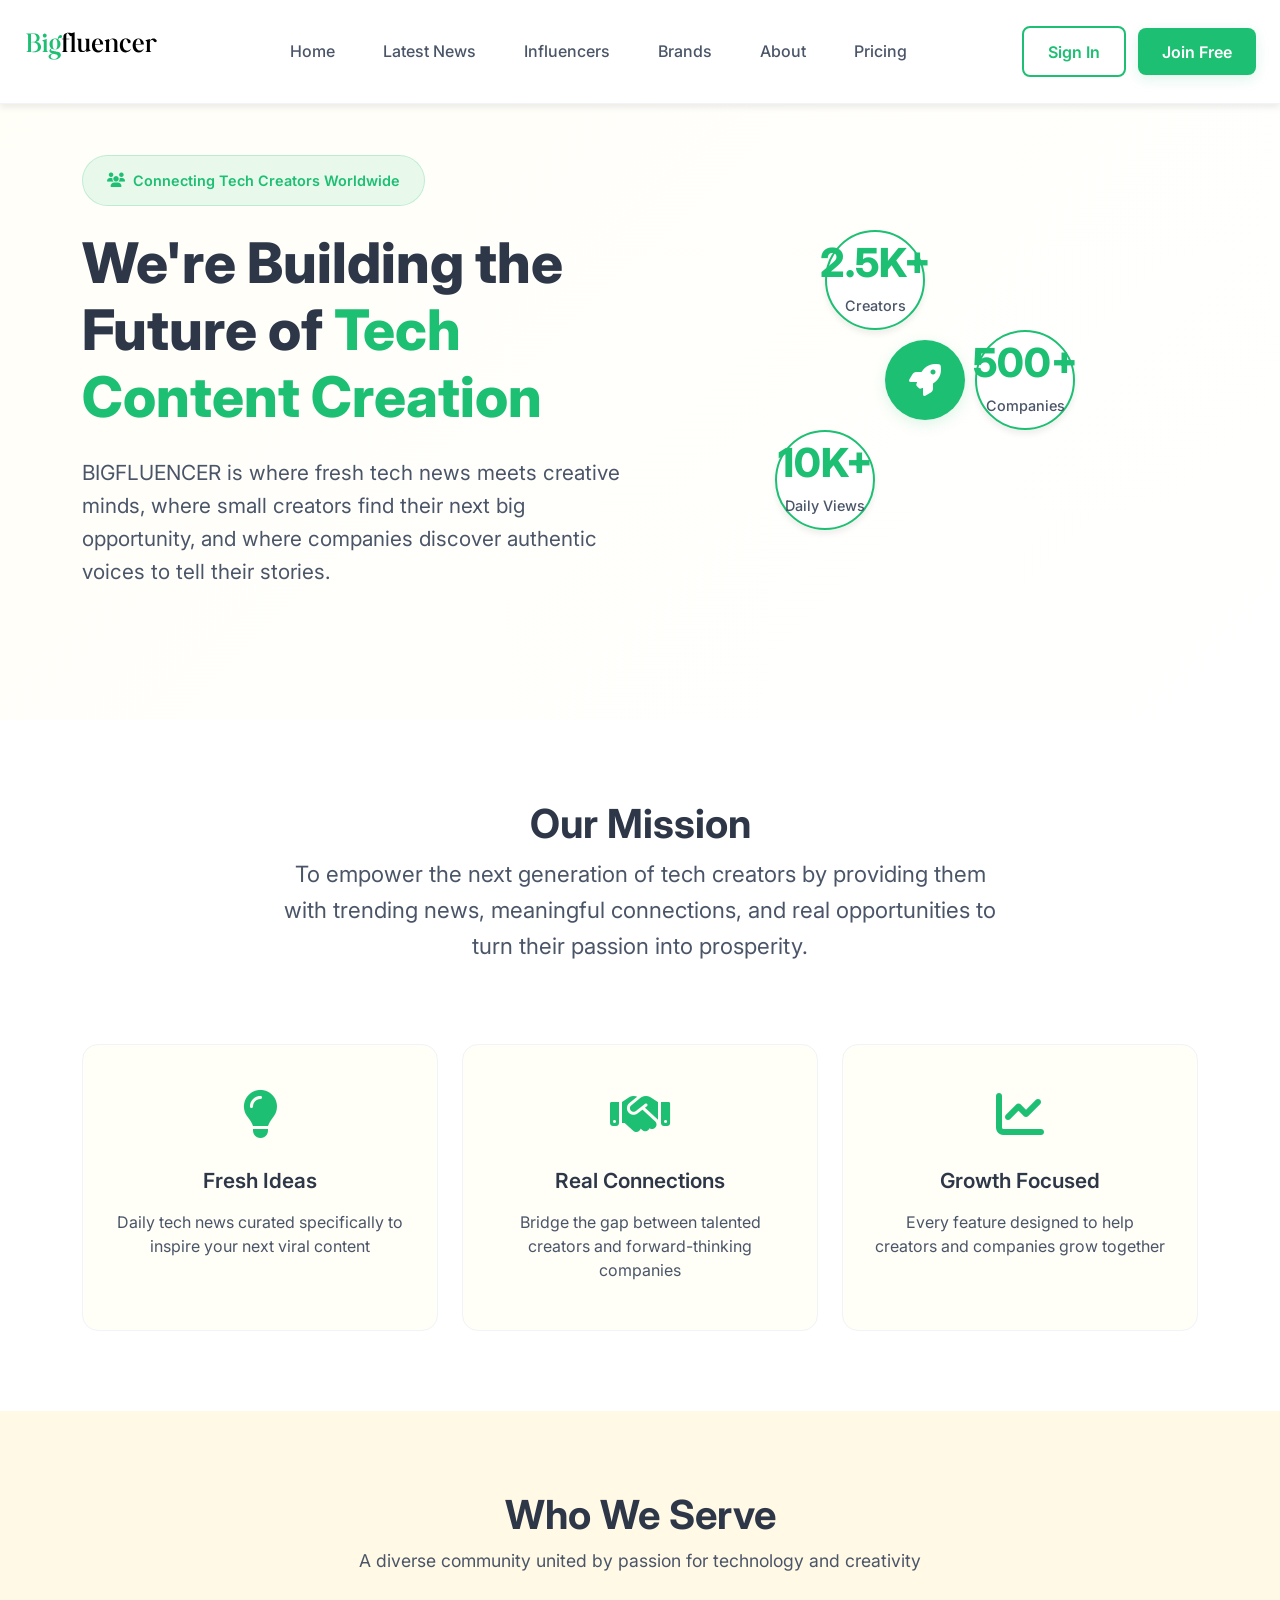
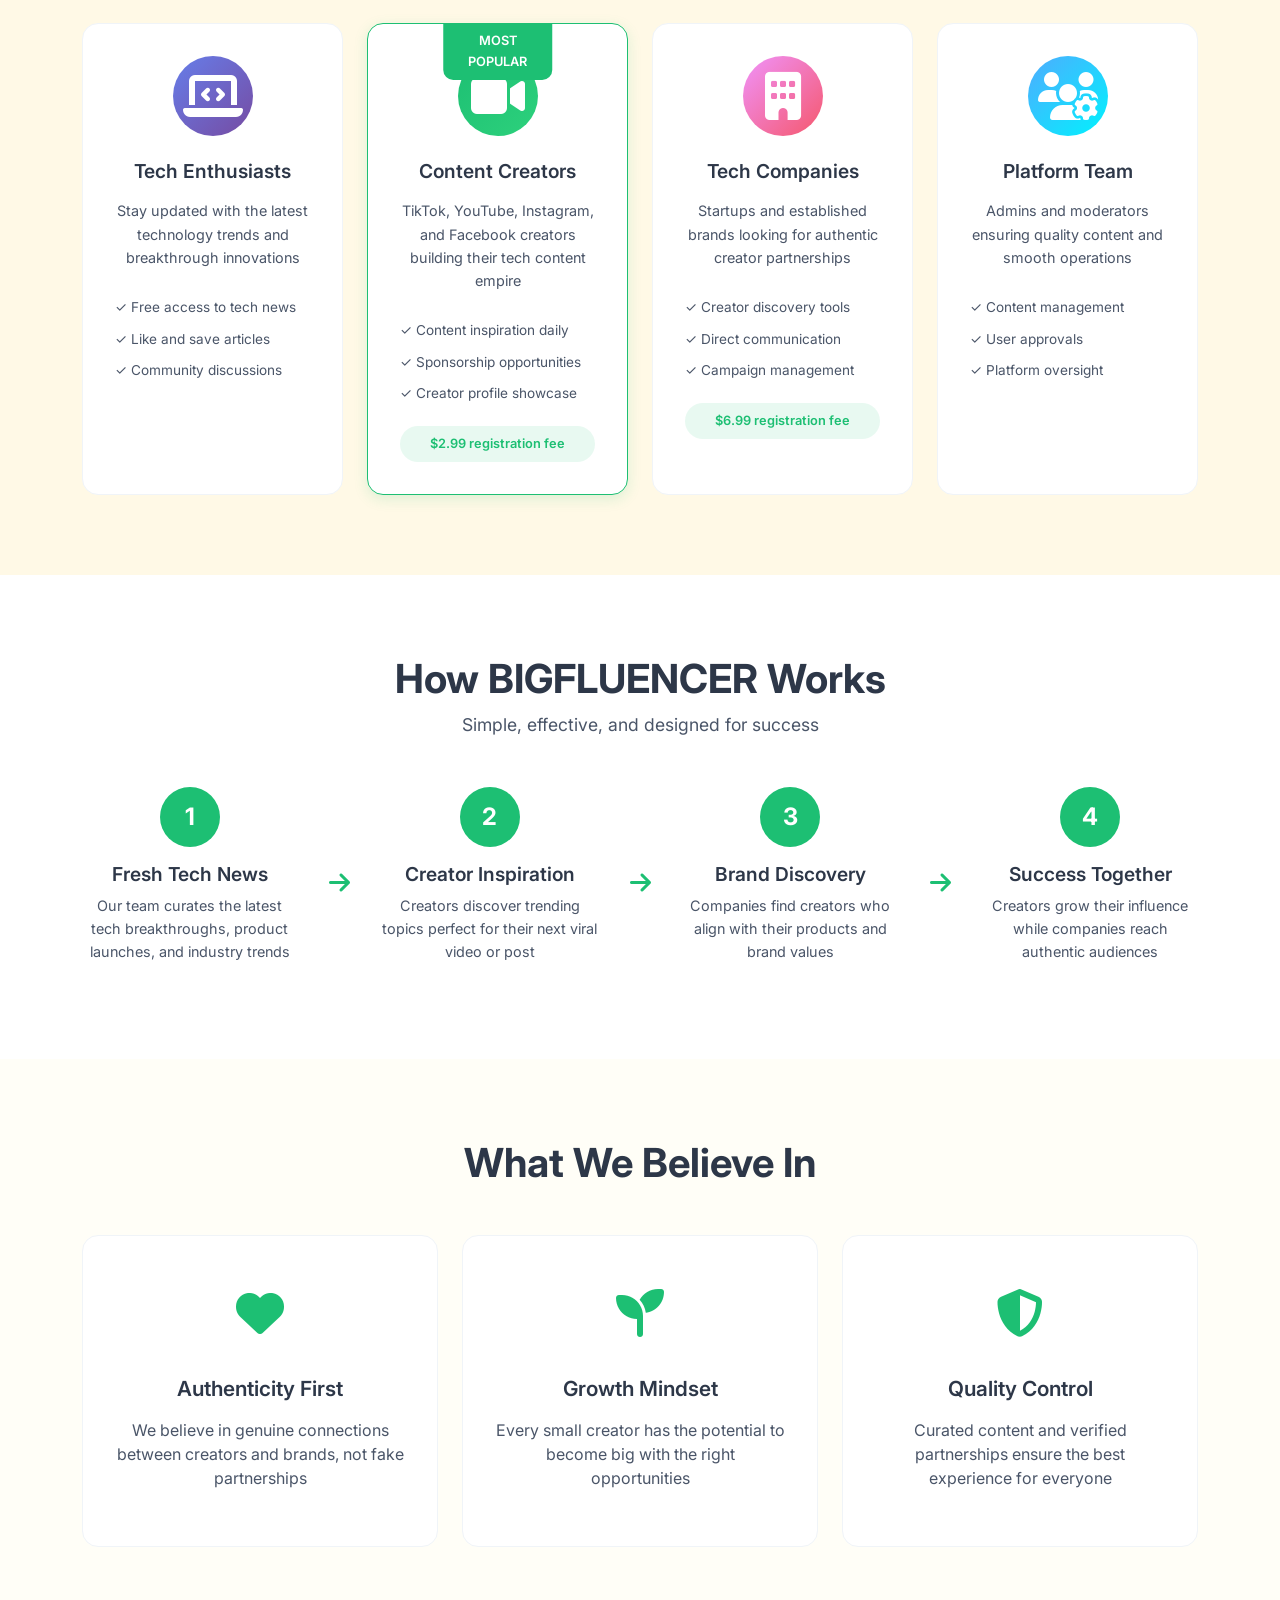
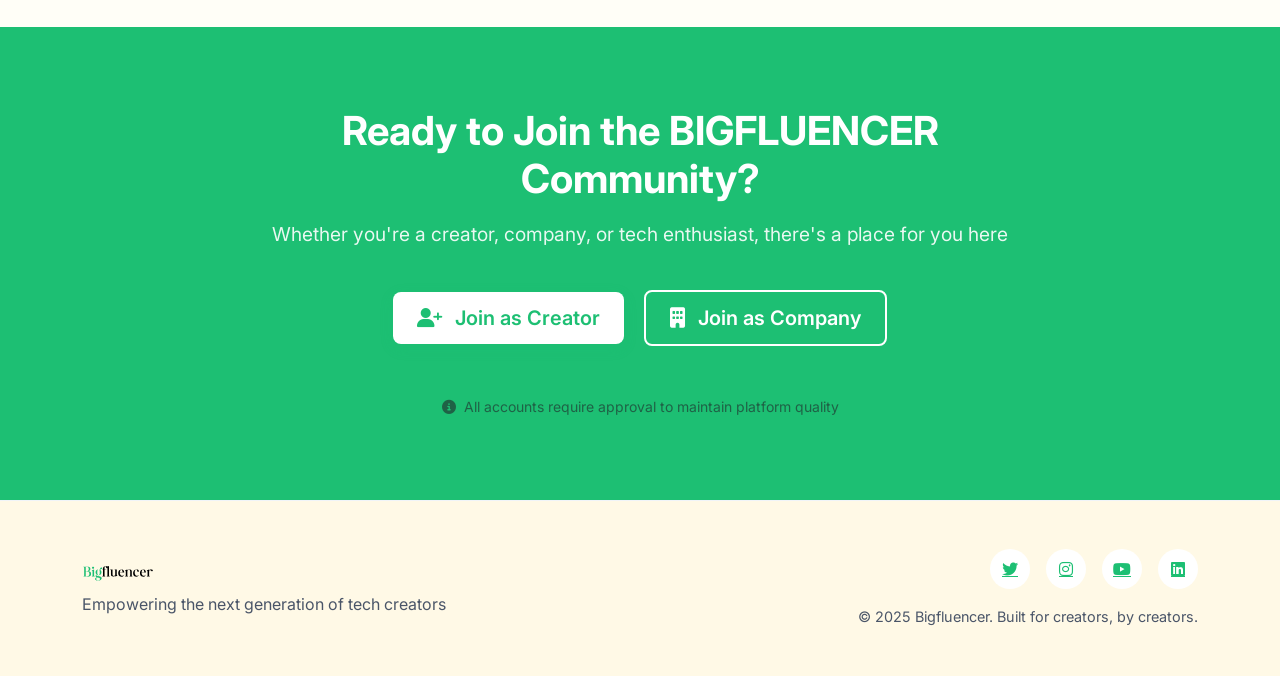
<file: about.html>
<!DOCTYPE html>
<html lang="en">
<head>
    <meta charset="UTF-8">
    <meta name="viewport" content="width=device-width, initial-scale=1.0">
    <title>About Us - Bigfluencer</title>
    
    <!-- Favicon -->
    <link rel="icon" type="image/x-icon" href="bigfluencer.ico">
    
    <!-- Bootstrap CSS -->
    <link href="https://cdn.jsdelivr.net/npm/bootstrap@5.3.2/dist/css/bootstrap.min.css" rel="stylesheet">
    
    <!-- Font Awesome -->
    <link rel="stylesheet" href="https://cdnjs.cloudflare.com/ajax/libs/font-awesome/6.5.0/css/all.min.css">
    
    <!-- Custom CSS -->
    <link rel="stylesheet" href="styles.css">
    
    <!-- Google Fonts -->
    <link href="https://fonts.googleapis.com/css2?family=Inter:wght@300;400;500;600;700;800&display=swap" rel="stylesheet">
</head>
<body>

<nav class="navbar navbar-expand-lg fixed-top" id="navbar">
    <div class="container-fluid px-4">
        <a class="navbar-brand" href="index.html">
            <img src="bigfluencer.svg" alt="Bigfluencer" class="brand-logo">
        </a>
        <button class="navbar-toggler" type="button" data-bs-toggle="collapse" data-bs-target="#navContent">
            <span class="navbar-toggler-icon"></span>
        </button>
        <div class="collapse navbar-collapse" id="navContent">
            <ul class="navbar-nav mx-auto">
                <li class="nav-item"><a class="nav-link" href="index.html" data-page="home">Home</a></li>
                <li class="nav-item"><a class="nav-link" href="news.html" data-page="news">Latest News</a></li>
                <li class="nav-item"><a class="nav-link" href="influencers.html" data-page="influencers">Influencers</a></li>
                <li class="nav-item"><a class="nav-link" href="brands.html" data-page="brands">Brands</a></li>
                <li class="nav-item"><a class="nav-link" href="about.html" data-page="about">About</a></li>
                <li class="nav-item"><a class="nav-link" href="pricing.html" data-page="pricing">Pricing</a></li>
            </ul>
            <div class="nav-actions">
                <a href="signin.html" class="btn btn-outline-primary me-2">Sign In</a>
                <a href="signup.html" class="btn btn-primary">Join Free</a>
            </div>
        </div>
    </div>
</nav>


    <!-- About Hero Section -->
    <section class="about-hero-section">
        <div class="container">
            <div class="row align-items-center">
                <div class="col-lg-6">
                    <div class="about-hero-content">
                        <div class="about-badge mb-4">
                            <i class="fas fa-users me-2"></i>
                            Connecting Tech Creators Worldwide
                        </div>
                        
                        <h1 class="about-hero-title">
                            We're Building the Future of 
                            <span class="highlight-text">Tech Content Creation</span>
                        </h1>
                        
                        <p class="about-hero-text">
                            BIGFLUENCER is where fresh tech news meets creative minds, 
                            where small creators find their next big opportunity, and where 
                            companies discover authentic voices to tell their stories.
                        </p>
                    </div>
                </div>
                
                <div class="col-lg-6">
                    <div class="about-visual">
                        <div class="stats-showcase">
                            <div class="stat-bubble bubble-1">
                                <div class="stat-number">2.5K+</div>
                                <div class="stat-label">Creators</div>
                            </div>
                            <div class="stat-bubble bubble-2">
                                <div class="stat-number">500+</div>
                                <div class="stat-label">Companies</div>
                            </div>
                            <div class="stat-bubble bubble-3">
                                <div class="stat-number">10K+</div>
                                <div class="stat-label">Daily Views</div>
                            </div>
                            <div class="central-icon">
                                <i class="fas fa-rocket"></i>
                            </div>
                        </div>
                    </div>
                </div>
            </div>
        </div>
    </section>

    <!-- Mission Section -->
    <section class="mission-section">
        <div class="container">
            <div class="row justify-content-center">
                <div class="col-lg-8 text-center">
                    <h2 class="section-title">Our Mission</h2>
                    <p class="mission-statement">
                        To empower the next generation of tech creators by providing them with 
                        trending news, meaningful connections, and real opportunities to turn 
                        their passion into prosperity.
                    </p>
                </div>
            </div>
            
            <div class="row g-4 mt-4">
                <div class="col-lg-4">
                    <div class="mission-card">
                        <div class="mission-icon">
                            <i class="fas fa-lightbulb"></i>
                        </div>
                        <h4>Fresh Ideas</h4>
                        <p>Daily tech news curated specifically to inspire your next viral content</p>
                    </div>
                </div>
                
                <div class="col-lg-4">
                    <div class="mission-card">
                        <div class="mission-icon">
                            <i class="fas fa-handshake"></i>
                        </div>
                        <h4>Real Connections</h4>
                        <p>Bridge the gap between talented creators and forward-thinking companies</p>
                    </div>
                </div>
                
                <div class="col-lg-4">
                    <div class="mission-card">
                        <div class="mission-icon">
                            <i class="fas fa-chart-line"></i>
                        </div>
                        <h4>Growth Focused</h4>
                        <p>Every feature designed to help creators and companies grow together</p>
                    </div>
                </div>
            </div>
        </div>
    </section>

    <!-- Who We Serve Section -->
    <section class="audience-section">
        <div class="container">
            <div class="text-center mb-5">
                <h2 class="section-title">Who We Serve</h2>
                <p class="section-subtitle">A diverse community united by passion for technology and creativity</p>
            </div>
            
            <div class="row g-4">
                <!-- Tech Enthusiasts -->
                <div class="col-lg-3 col-md-6">
                    <div class="audience-card">
                        <div class="audience-icon tech-users">
                            <i class="fas fa-laptop-code"></i>
                        </div>
                        <h4>Tech Enthusiasts</h4>
                        <p>Stay updated with the latest technology trends and breakthrough innovations</p>
                        <ul class="audience-features">
                            <li>✓ Free access to tech news</li>
                            <li>✓ Like and save articles</li>
                            <li>✓ Community discussions</li>
                        </ul>
                    </div>
                </div>
                
                <!-- Content Creators -->
                <div class="col-lg-3 col-md-6">
                    <div class="audience-card featured">
                        <div class="featured-badge">Most Popular</div>
                        <div class="audience-icon creators">
                            <i class="fas fa-video"></i>
                        </div>
                        <h4>Content Creators</h4>
                        <p>TikTok, YouTube, Instagram, and Facebook creators building their tech content empire</p>
                        <ul class="audience-features">
                            <li>✓ Content inspiration daily</li>
                            <li>✓ Sponsorship opportunities</li>
                            <li>✓ Creator profile showcase</li>
                        </ul>
                        <div class="pricing-note">$2.99 registration fee</div>
                    </div>
                </div>
                
                <!-- Tech Companies -->
                <div class="col-lg-3 col-md-6">
                    <div class="audience-card">
                        <div class="audience-icon companies">
                            <i class="fas fa-building"></i>
                        </div>
                        <h4>Tech Companies</h4>
                        <p>Startups and established brands looking for authentic creator partnerships</p>
                        <ul class="audience-features">
                            <li>✓ Creator discovery tools</li>
                            <li>✓ Direct communication</li>
                            <li>✓ Campaign management</li>
                        </ul>
                        <div class="pricing-note">$6.99 registration fee</div>
                    </div>
                </div>
                
                <!-- Platform Managers -->
                <div class="col-lg-3 col-md-6">
                    <div class="audience-card">
                        <div class="audience-icon admins">
                            <i class="fas fa-users-cog"></i>
                        </div>
                        <h4>Platform Team</h4>
                        <p>Admins and moderators ensuring quality content and smooth operations</p>
                        <ul class="audience-features">
                            <li>✓ Content management</li>
                            <li>✓ User approvals</li>
                            <li>✓ Platform oversight</li>
                        </ul>
                    </div>
                </div>
            </div>
        </div>
    </section>

    <!-- How It Works Section -->
    <section class="how-works-section">
        <div class="container">
            <div class="text-center mb-5">
                <h2 class="section-title">How BIGFLUENCER Works</h2>
                <p class="section-subtitle">Simple, effective, and designed for success</p>
            </div>
            
            <div class="workflow-container">
                <div class="workflow-step">
                    <div class="step-number">1</div>
                    <div class="step-content">
                        <h4>Fresh Tech News</h4>
                        <p>Our team curates the latest tech breakthroughs, product launches, and industry trends</p>
                    </div>
                </div>
                
                <div class="workflow-arrow">
                    <i class="fas fa-arrow-right"></i>
                </div>
                
                <div class="workflow-step">
                    <div class="step-number">2</div>
                    <div class="step-content">
                        <h4>Creator Inspiration</h4>
                        <p>Creators discover trending topics perfect for their next viral video or post</p>
                    </div>
                </div>
                
                <div class="workflow-arrow">
                    <i class="fas fa-arrow-right"></i>
                </div>
                
                <div class="workflow-step">
                    <div class="step-number">3</div>
                    <div class="step-content">
                        <h4>Brand Discovery</h4>
                        <p>Companies find creators who align with their products and brand values</p>
                    </div>
                </div>
                
                <div class="workflow-arrow">
                    <i class="fas fa-arrow-right"></i>
                </div>
                
                <div class="workflow-step">
                    <div class="step-number">4</div>
                    <div class="step-content">
                        <h4>Success Together</h4>
                        <p>Creators grow their influence while companies reach authentic audiences</p>
                    </div>
                </div>
            </div>
        </div>
    </section>

    <!-- Values Section -->
    <section class="values-section">
        <div class="container">
            <div class="text-center mb-5">
                <h2 class="section-title">What We Believe In</h2>
            </div>
            
            <div class="row g-4">
                <div class="col-lg-4">
                    <div class="value-card">
                        <div class="value-icon">
                            <i class="fas fa-heart"></i>
                        </div>
                        <h4>Authenticity First</h4>
                        <p>We believe in genuine connections between creators and brands, not fake partnerships</p>
                    </div>
                </div>
                
                <div class="col-lg-4">
                    <div class="value-card">
                        <div class="value-icon">
                            <i class="fas fa-seedling"></i>
                        </div>
                        <h4>Growth Mindset</h4>
                        <p>Every small creator has the potential to become big with the right opportunities</p>
                    </div>
                </div>
                
                <div class="col-lg-4">
                    <div class="value-card">
                        <div class="value-icon">
                            <i class="fas fa-shield-alt"></i>
                        </div>
                        <h4>Quality Control</h4>
                        <p>Curated content and verified partnerships ensure the best experience for everyone</p>
                    </div>
                </div>
            </div>
        </div>
    </section>

    <!-- Join CTA Section -->
    <section class="join-cta-section">
        <div class="container">
            <div class="row justify-content-center text-center">
                <div class="col-lg-8">
                    <h2 class="cta-title">Ready to Join the BIGFLUENCER Community?</h2>
                    <p class="cta-subtitle">Whether you're a creator, company, or tech enthusiast, there's a place for you here</p>
                    
                    <div class="cta-buttons">
                        <button class="btn btn-primary btn-lg me-3 mb-3">
                            <i class="fas fa-user-plus me-2"></i>
                            Join as Creator
                        </button>
                        <button class="btn btn-outline-primary btn-lg mb-3">
                            <i class="fas fa-building me-2"></i>
                            Join as Company
                        </button>
                    </div>
                    
                    <div class="join-note">
                        <small class="text-muted">
                            <i class="fas fa-info-circle me-1"></i>
                            All accounts require approval to maintain platform quality
                        </small>
                    </div>
                </div>
            </div>
        </div>
    </section>

    <!-- Footer (Same as Homepage) -->
    <footer class="footer-section">
        <div class="container">
            <div class="footer-content">
                <div class="footer-brand">
                    <img src="bigfluencer.svg" alt="Bigfluencer" class="footer-logo">
                    <p>Empowering the next generation of tech creators</p>
                </div>
                <div class="footer-links">
                    <div class="social-links">
                        <a href="#"><i class="fab fa-twitter"></i></a>
                        <a href="#"><i class="fab fa-instagram"></i></a>
                        <a href="#"><i class="fab fa-youtube"></i></a>
                        <a href="#"><i class="fab fa-linkedin"></i></a>
                    </div>
                    <p>&copy; 2025 Bigfluencer. Built for creators, by creators.</p>
                </div>
            </div>
        </div>
    </footer>

    <script src="https://cdn.jsdelivr.net/npm/bootstrap@5.3.2/dist/js/bootstrap.bundle.min.js"></script>
    <script src="script.js"></script>
</body>
</html>
</file>
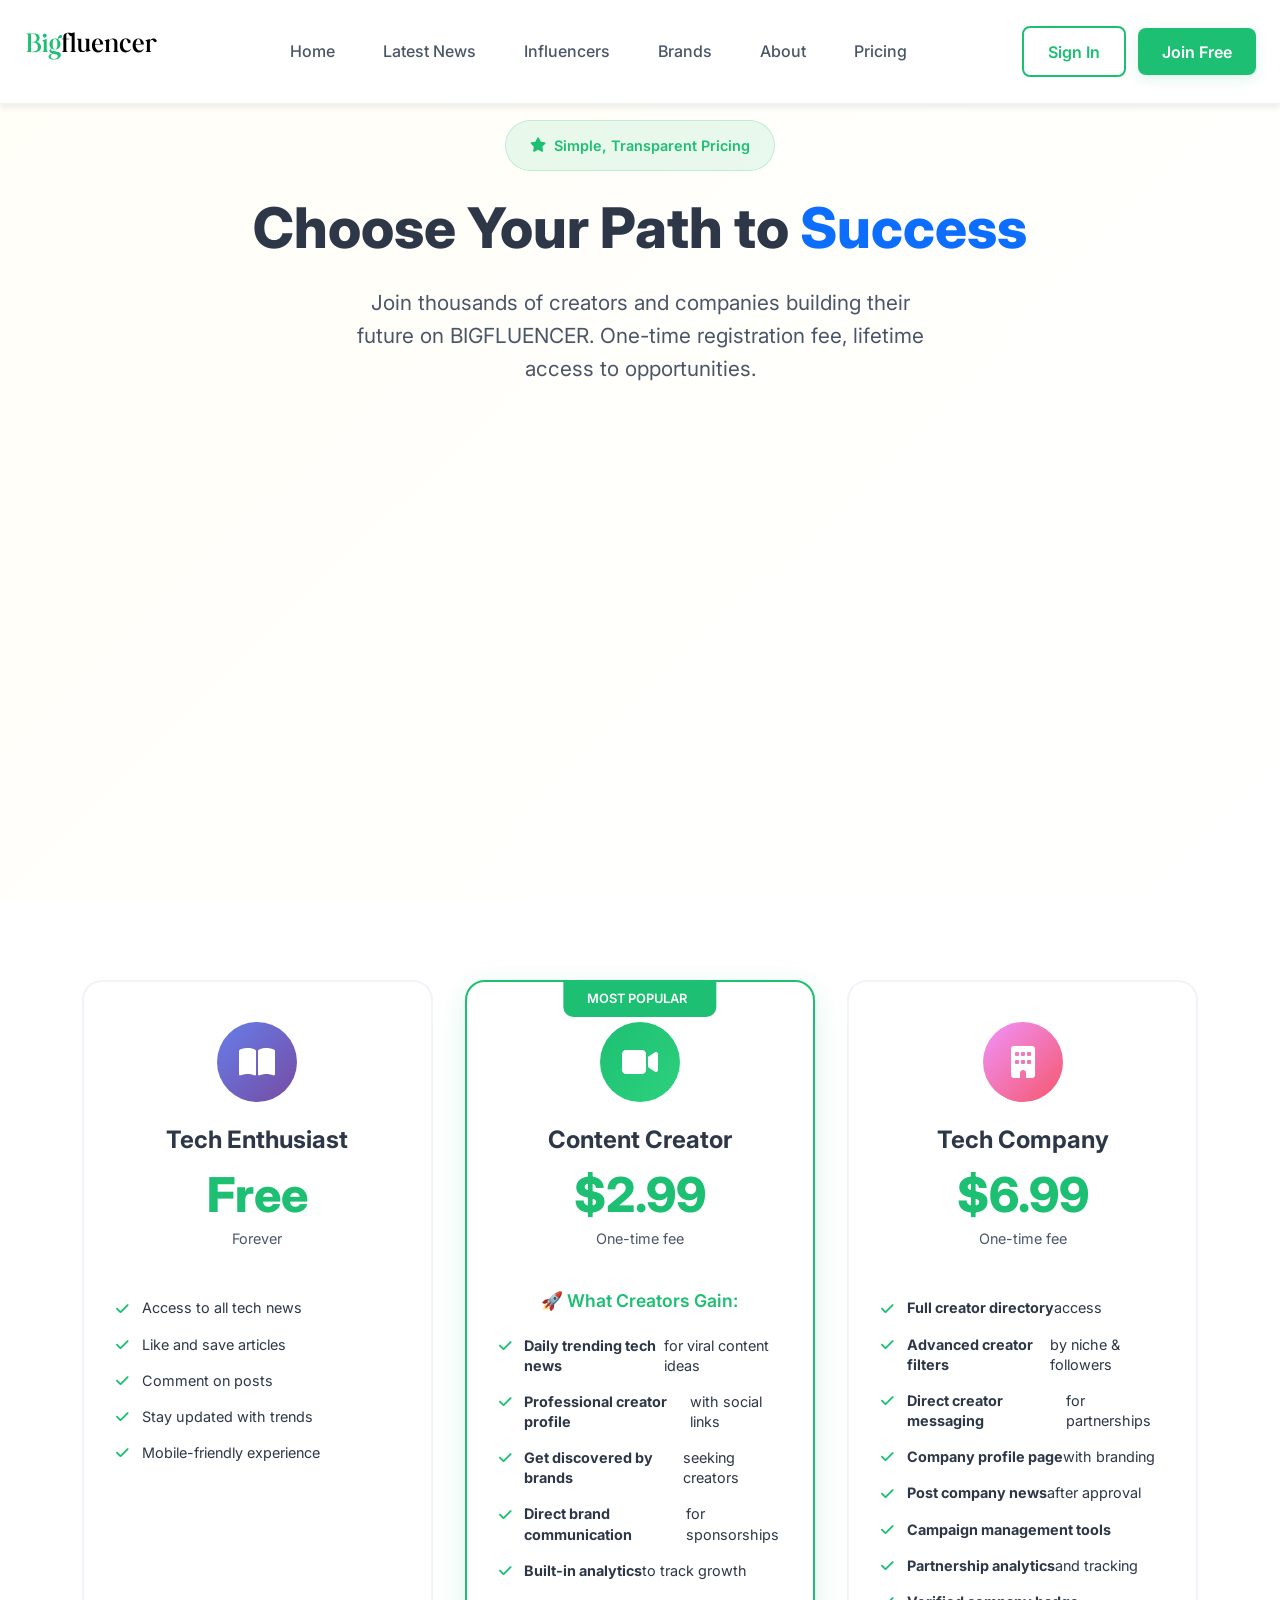
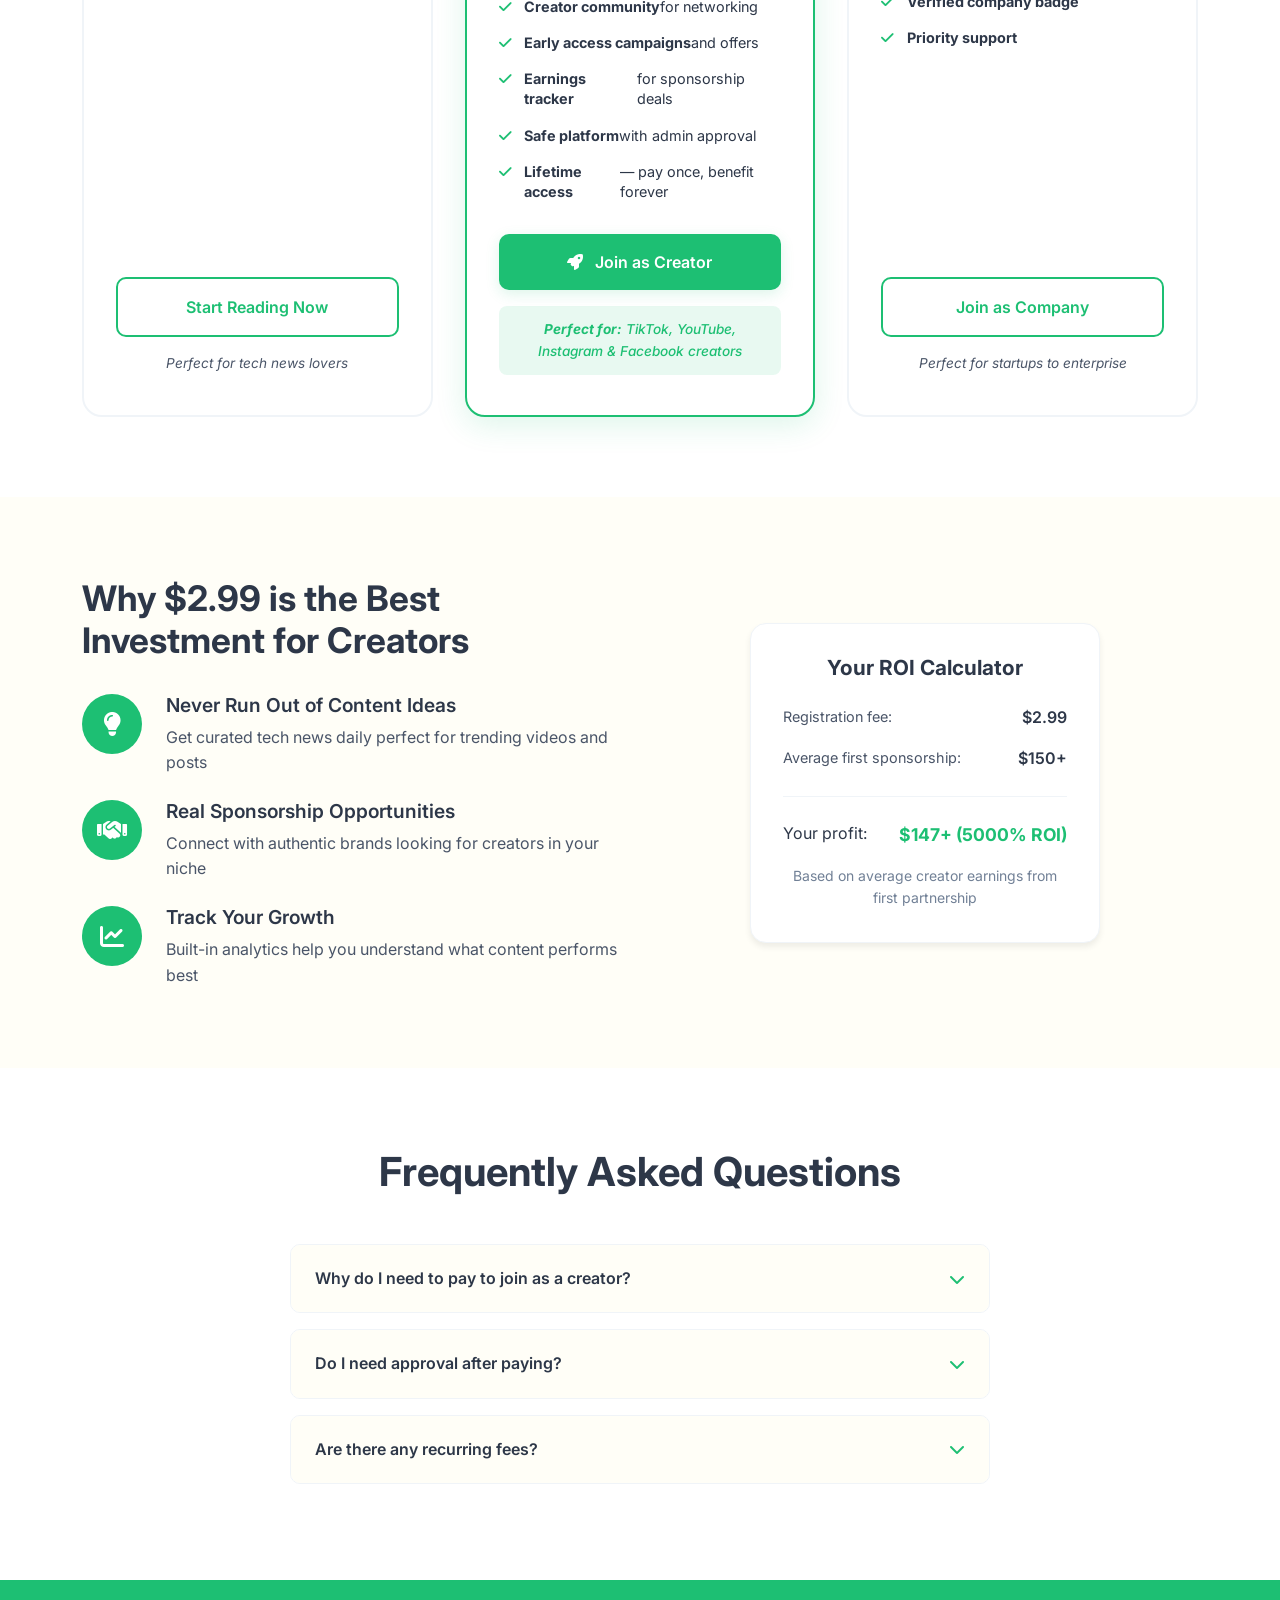
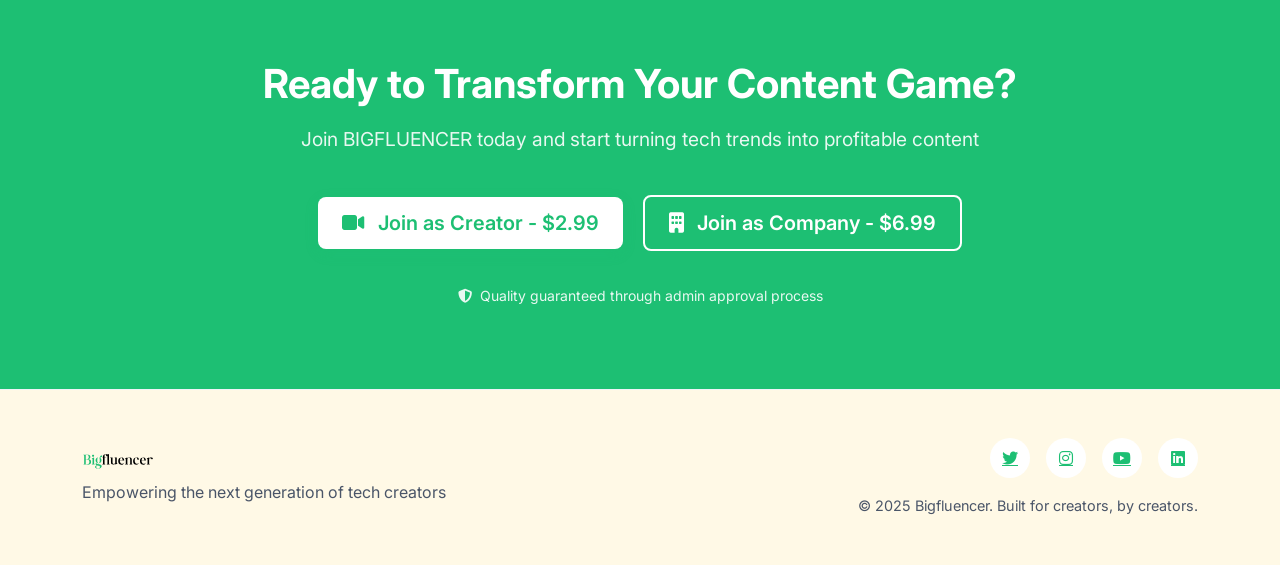
<file: pricing.html>
<!DOCTYPE html>
<html lang="en">
<head>
    <meta charset="UTF-8">
    <meta name="viewport" content="width=device-width, initial-scale=1.0">
    <title>Pricing - Bigfluencer</title>
    
    <!-- Favicon -->
    <link rel="icon" type="image/x-icon" href="bigfluencer.ico">
    
    <!-- Bootstrap CSS -->
    <link href="https://cdn.jsdelivr.net/npm/bootstrap@5.3.2/dist/css/bootstrap.min.css" rel="stylesheet">
    
    <!-- Font Awesome -->
    <link rel="stylesheet" href="https://cdnjs.cloudflare.com/ajax/libs/font-awesome/6.5.0/css/all.min.css">
    
    <!-- Custom CSS -->
    <link rel="stylesheet" href="styles.css">
    
    <!-- Google Fonts -->
    <link href="https://fonts.googleapis.com/css2?family=Inter:wght@300;400;500;600;700;800&display=swap" rel="stylesheet">
</head>
<body>

<nav class="navbar navbar-expand-lg fixed-top" id="navbar">
    <div class="container-fluid px-4">
        <a class="navbar-brand" href="index.html">
            <img src="bigfluencer.svg" alt="Bigfluencer" class="brand-logo">
        </a>
        <button class="navbar-toggler" type="button" data-bs-toggle="collapse" data-bs-target="#navContent">
            <span class="navbar-toggler-icon"></span>
        </button>
        <div class="collapse navbar-collapse" id="navContent">
            <ul class="navbar-nav mx-auto">
                <li class="nav-item"><a class="nav-link" href="index.html" data-page="home">Home</a></li>
                <li class="nav-item"><a class="nav-link" href="news.html" data-page="news">Latest News</a></li>
                <li class="nav-item"><a class="nav-link" href="influencers.html" data-page="influencers">Influencers</a></li>
                <li class="nav-item"><a class="nav-link" href="brands.html" data-page="brands">Brands</a></li>
                <li class="nav-item"><a class="nav-link" href="about.html" data-page="about">About</a></li>
                <li class="nav-item"><a class="nav-link" href="pricing.html" data-page="pricing">Pricing</a></li>
            </ul>
            <div class="nav-actions">
                <a href="signin.html" class="btn btn-outline-primary me-2">Sign In</a>
                <a href="signup.html" class="btn btn-primary">Join Free</a>
            </div>
        </div>
    </div>
</nav>


    <!-- Hero Section -->
    <section class="hero-section">
        <div class="container">
            <div class="text-center">
                <div class="hero-badge mb-4">
                    <i class="fas fa-star me-2"></i>
                    Simple, Transparent Pricing
                </div>
                <h1 class="hero-title">
                    Choose Your Path to 
                    <span class="text-primary">Success</span>
                </h1>
                <p class="hero-description">
                    Join thousands of creators and companies building their future on BIGFLUENCER. 
                    One-time registration fee, lifetime access to opportunities.
                </p>
            </div>
        </div>
    </section>

    <!-- Pricing Cards -->
    <section class="pricing-section">
        <div class="container">
            <div class="pricing-cards">
                
                <!-- Free Plan -->
                <div class="pricing-card">
                    <div class="card-header">
                        <div class="plan-icon free-plan">
                            <i class="fas fa-book-open"></i>
                        </div>
                        <h3>Tech Enthusiast</h3>
                        <div class="price-section">
                            <span class="price">Free</span>
                            <span class="period">Forever</span>
                        </div>
                    </div>
                    
                    <div class="card-body">
                        <ul class="features-list">
                            <li><i class="fas fa-check"></i> Access to all tech news</li>
                            <li><i class="fas fa-check"></i> Like and save articles</li>
                            <li><i class="fas fa-check"></i> Comment on posts</li>
                            <li><i class="fas fa-check"></i> Stay updated with trends</li>
                            <li><i class="fas fa-check"></i> Mobile-friendly experience</li>
                        </ul>
                    </div>
                    
                    <div class="card-footer">
                        <button class="btn btn-outline-primary btn-card">
                            Start Reading Now
                        </button>
                        <p class="plan-note">Perfect for tech news lovers</p>
                    </div>
                </div>

                <!-- Creator Plan -->
                <div class="pricing-card featured">
                    <div class="featured-badge">Most Popular</div>
                    <div class="card-header">
                        <div class="plan-icon creator-plan">
                            <i class="fas fa-video"></i>
                        </div>
                        <h3>Content Creator</h3>
                        <div class="price-section">
                            <span class="price">$2.99</span>
                            <span class="period">One-time fee</span>
                        </div>
                    </div>
                    
                    <div class="card-body">
                        <h4 class="benefits-title">🚀 What Creators Gain:</h4>
                        <ul class="features-list">
                            <li><i class="fas fa-check"></i> <strong>Daily trending tech news</strong> for viral content ideas</li>
                            <li><i class="fas fa-check"></i> <strong>Professional creator profile</strong> with social links</li>
                            <li><i class="fas fa-check"></i> <strong>Get discovered by brands</strong> seeking creators</li>
                            <li><i class="fas fa-check"></i> <strong>Direct brand communication</strong> for sponsorships</li>
                            <li><i class="fas fa-check"></i> <strong>Built-in analytics</strong> to track growth</li>
                            <li><i class="fas fa-check"></i> <strong>Creator community</strong> for networking</li>
                            <li><i class="fas fa-check"></i> <strong>Early access campaigns</strong> and offers</li>
                            <li><i class="fas fa-check"></i> <strong>Earnings tracker</strong> for sponsorship deals</li>
                            <li><i class="fas fa-check"></i> <strong>Safe platform</strong> with admin approval</li>
                            <li><i class="fas fa-check"></i> <strong>Lifetime access</strong> — pay once, benefit forever</li>
                        </ul>
                    </div>
                    
                    <div class="card-footer">
                        <button class="btn btn-primary btn-card">
                            <i class="fas fa-rocket me-2"></i>
                            Join as Creator
                        </button>
                        <p class="plan-note featured-note">
                            <strong>Perfect for:</strong> TikTok, YouTube, Instagram & Facebook creators
                        </p>
                    </div>
                </div>

                <!-- Company Plan -->
                <div class="pricing-card">
                    <div class="card-header">
                        <div class="plan-icon company-plan">
                            <i class="fas fa-building"></i>
                        </div>
                        <h3>Tech Company</h3>
                        <div class="price-section">
                            <span class="price">$6.99</span>
                            <span class="period">One-time fee</span>
                        </div>
                    </div>
                    
                    <div class="card-body">
                        <ul class="features-list">
                            <li><i class="fas fa-check"></i> <strong>Full creator directory</strong> access</li>
                            <li><i class="fas fa-check"></i> <strong>Advanced creator filters</strong> by niche & followers</li>
                            <li><i class="fas fa-check"></i> <strong>Direct creator messaging</strong> for partnerships</li>
                            <li><i class="fas fa-check"></i> <strong>Company profile page</strong> with branding</li>
                            <li><i class="fas fa-check"></i> <strong>Post company news</strong> after approval</li>
                            <li><i class="fas fa-check"></i> <strong>Campaign management tools</strong></li>
                            <li><i class="fas fa-check"></i> <strong>Partnership analytics</strong> and tracking</li>
                            <li><i class="fas fa-check"></i> <strong>Verified company badge</strong></li>
                            <li><i class="fas fa-check"></i> <strong>Priority support</strong></li>
                        </ul>
                    </div>
                    
                    <div class="card-footer">
                        <button class="btn btn-outline-primary btn-card">
                            Join as Company
                        </button>
                        <p class="plan-note">Perfect for startups to enterprise</p>
                    </div>
                </div>
            </div>
        </div>
    </section>

    <!-- ROI Section -->
    <section class="roi-section">
        <div class="container">
            <div class="row align-items-center">
                <div class="col-lg-6">
                    <h2>Why $2.99 is the Best Investment for Creators</h2>
                    <div class="benefits">
                        <div class="benefit-item">
                            <i class="fas fa-lightbulb"></i>
                            <div>
                                <h4>Never Run Out of Content Ideas</h4>
                                <p>Get curated tech news daily perfect for trending videos and posts</p>
                            </div>
                        </div>
                        <div class="benefit-item">
                            <i class="fas fa-handshake"></i>
                            <div>
                                <h4>Real Sponsorship Opportunities</h4>
                                <p>Connect with authentic brands looking for creators in your niche</p>
                            </div>
                        </div>
                        <div class="benefit-item">
                            <i class="fas fa-chart-line"></i>
                            <div>
                                <h4>Track Your Growth</h4>
                                <p>Built-in analytics help you understand what content performs best</p>
                            </div>
                        </div>
                    </div>
                </div>
                
                <div class="col-lg-6">
                    <div class="roi-calculator">
                        <h3>Your ROI Calculator</h3>
                        <div class="calc-row">
                            <span>Registration fee:</span>
                            <span class="amount">$2.99</span>
                        </div>
                        <div class="calc-row">
                            <span>Average first sponsorship:</span>
                            <span class="amount">$150+</span>
                        </div>
                        <div class="calc-divider"></div>
                        <div class="calc-result">
                            <span>Your profit:</span>
                            <span class="profit">$147+ (5000% ROI)</span>
                        </div>
                        <small>Based on average creator earnings from first partnership</small>
                    </div>
                </div>
            </div>
        </div>
    </section>

    <!-- FAQ Section -->
    <section class="faq-section">
        <div class="container">
            <div class="text-center mb-5">
                <h2>Frequently Asked Questions</h2>
            </div>
            
            <div class="faq-container">
                <div class="faq-item">
                    <div class="faq-question" onclick="toggleFAQ(this)">
                        <h5>Why do I need to pay to join as a creator?</h5>
                        <i class="fas fa-chevron-down"></i>
                    </div>
                    <div class="faq-answer">
                        <p>The small $2.99 fee helps us maintain a high-quality platform by filtering out fake accounts and ensuring serious creators. This creates a better environment for both creators and companies.</p>
                    </div>
                </div>
                
                <div class="faq-item">
                    <div class="faq-question" onclick="toggleFAQ(this)">
                        <h5>Do I need approval after paying?</h5>
                        <i class="fas fa-chevron-down"></i>
                    </div>
                    <div class="faq-answer">
                        <p>Yes, all accounts require Super Admin approval to maintain platform quality. This ensures authentic creators and legitimate companies.</p>
                    </div>
                </div>
                
                <div class="faq-item">
                    <div class="faq-question" onclick="toggleFAQ(this)">
                        <h5>Are there any recurring fees?</h5>
                        <i class="fas fa-chevron-down"></i>
                    </div>
                    <div class="faq-answer">
                        <p>No! It's a one-time registration fee. Once approved, you have lifetime access to all features and opportunities.</p>
                    </div>
                </div>
            </div>
        </div>
    </section>

    <!-- CTA Section -->
    <section class="cta-section">
        <div class="container text-center">
            <h2>Ready to Transform Your Content Game?</h2>
            <p>Join BIGFLUENCER today and start turning tech trends into profitable content</p>
            
            <div class="cta-buttons">
                <button class="btn btn-primary btn-lg me-3">
                    <i class="fas fa-video me-2"></i>
                    Join as Creator - $2.99
                </button>
                <button class="btn btn-outline-light btn-lg">
                    <i class="fas fa-building me-2"></i>
                    Join as Company - $6.99
                </button>
            </div>
            
            <small><i class="fas fa-shield-alt me-2"></i>Quality guaranteed through admin approval process</small>
        </div>
    </section>

    <!-- Footer -->
    <footer class="footer-section">
        <div class="container">
            <div class="footer-content">
                <div class="footer-brand">
                    <img src="bigfluencer.svg" alt="Bigfluencer" class="footer-logo">
                    <p>Empowering the next generation of tech creators</p>
                </div>
                <div class="footer-links">
                    <div class="social-links">
                        <a href="#"><i class="fab fa-twitter"></i></a>
                        <a href="#"><i class="fab fa-instagram"></i></a>
                        <a href="#"><i class="fab fa-youtube"></i></a>
                        <a href="#"><i class="fab fa-linkedin"></i></a>
                    </div>
                    <p>&copy; 2025 Bigfluencer. Built for creators, by creators.</p>
                </div>
            </div>
        </div>
    </footer>

    <script src="https://cdn.jsdelivr.net/npm/bootstrap@5.3.2/dist/js/bootstrap.bundle.min.js"></script>
    <script>
        // Simple FAQ Toggle
        function toggleFAQ(element) {
            const faqItem = element.parentElement;
            const isActive = faqItem.classList.contains('active');
            
            // Close all FAQ items
            document.querySelectorAll('.faq-item').forEach(item => {
                item.classList.remove('active');
            });
            
            // Open current item if it wasn't active
            if (!isActive) {
                faqItem.classList.add('active');
            }
        }
    </script>
</body>
</html>
</file>
<file: styles.css>
/* Fiverr Green + Pastel Yellow Color Palette */
:root {
    /* Fiverr Green - Main Brand Color */
    --fiverr-green: #1DBF73;        /* Official Fiverr green */
    --fiverr-green-light: #2DD17C;  /* Lighter variant */
    --fiverr-green-dark: #17A561;   /* Darker variant */
    
    /* Pastel Yellow Backgrounds */
    --pastel-yellow-light: #FFFEF7;  /* Very light cream */
    --pastel-yellow: #FFF9E6;        /* Soft pastel yellow */
    --pastel-yellow-medium: #FFF4CC; /* Medium pastel yellow */
    --pastel-yellow-warm: #FFEFB3;   /* Warm pastel yellow */
    
    /* Supporting Colors */
    --text-dark: #2D3748;
    --text-medium: #4A5568;
    --text-light: #718096;
    --white: #FFFFFF;
    --border-light: #F0F4F8;
    --success: var(--fiverr-green);
    
    /* Shadows */
    --shadow-sm: 0 2px 4px rgba(0, 0, 0, 0.05);
    --shadow: 0 4px 6px rgba(0, 0, 0, 0.07);
    --shadow-lg: 0 10px 15px rgba(0, 0, 0, 0.1);
    --shadow-green: 0 4px 14px rgba(29, 191, 115, 0.15);
}

/* Global Styles */
* {
    margin: 0;
    padding: 0;
    box-sizing: border-box;
}

body {
    font-family: 'Inter', sans-serif;
    line-height: 1.6;
    color: var(--text-dark);
    background-color: var(--white);
}

/* FIXED Navigation - No Backdrop Filter for Logo */
.navbar {
    background: rgba(255, 255, 255, 0.98) !important;
    /* REMOVED backdrop-filter to fix logo blur */
    box-shadow: var(--shadow);
    padding: 1rem 0;
    border-bottom: 1px solid var(--border-light);
    transition: all 0.3s ease;
}

.navbar.scrolled {
    background: rgba(255, 255, 255, 1) !important;
    box-shadow: var(--shadow-lg);
}

.brand-logo {
    height: 100px;
    width: auto;
    max-width: 300px;
}

.nav-link {
    color: var(--text-medium) !important;
    font-weight: 500;
    margin: 0 0.5rem;
    padding: 0.5rem 1rem !important;
    border-radius: 8px;
    transition: all 0.3s ease;
}

.nav-link:hover {
    color: var(--fiverr-green) !important;
    background: rgba(29, 191, 115, 0.1);
}

/* Buttons - Fiverr Green Theme */
.btn {
    font-weight: 600;
    border-radius: 8px;
    transition: all 0.3s ease;
    padding: 0.7rem 1.5rem;
}

.btn-primary {
    background: var(--fiverr-green);
    border: none;
    color: white;
    box-shadow: var(--shadow-green);
}

.btn-primary:hover {
    background: var(--fiverr-green-dark);
    transform: translateY(-2px);
    box-shadow: 0 8px 25px rgba(29, 191, 115, 0.25);
    color: white;
}

.btn-outline-primary {
    border: 2px solid var(--fiverr-green);
    color: var(--fiverr-green);
    background: transparent;
}

.btn-outline-primary:hover {
    background: var(--fiverr-green);
    color: white;
    transform: translateY(-2px);
}

/* Unique Hero Section */
.hero-section {
    min-height: 100vh;
    background: linear-gradient(135deg, var(--pastel-yellow-light) 0%, var(--white) 100%);
    padding-top: 80px;
}

.hero-container {
    display: grid;
    grid-template-columns: 1fr 1fr;
    align-items: center;
    min-height: calc(100vh - 80px);
    gap: 4rem;
}

.hero-content-side {
    padding: 2rem;
}

.hero-badge {
    display: inline-flex;
    align-items: center;
    background: rgba(29, 191, 115, 0.1);
    color: var(--fiverr-green);
    padding: 0.8rem 1.5rem;
    border-radius: 50px;
    font-size: 0.9rem;
    font-weight: 600;
    margin-bottom: 2rem;
    border: 1px solid rgba(29, 191, 115, 0.2);
}

.badge-dot {
    width: 8px;
    height: 8px;
    background: var(--fiverr-green);
    border-radius: 50%;
    margin-right: 0.8rem;
    animation: pulse 2s infinite;
}

@keyframes pulse {
    0%, 100% { opacity: 1; }
    50% { opacity: 0.5; }
}

.hero-main-title {
    font-size: 4rem;
    font-weight: 800;
    line-height: 1.1;
    margin-bottom: 1.5rem;
    color: var(--text-dark);
}

.highlight-text {
    color: var(--fiverr-green);
    position: relative;
}

.hero-main-text {
    font-size: 1.3rem;
    color: var(--text-medium);
    line-height: 1.6;
    margin-bottom: 2.5rem;
    max-width: 90%;
}

.hero-action-box {
    display: flex;
    flex-direction: column;
    gap: 1.5rem;
}

.btn-hero {
    font-size: 1.1rem;
    padding: 1rem 2.5rem;
    align-self: flex-start;
}

.hero-trust {
    display: flex;
    align-items: center;
    gap: 1rem;
}

.avatars-group {
    display: flex;
    align-items: center;
}

.avatar {
    width: 35px;
    height: 35px;
    border-radius: 50%;
    background: var(--fiverr-green);
    color: white;
    display: flex;
    align-items: center;
    justify-content: center;
    font-size: 0.8rem;
    font-weight: 600;
    margin-left: -8px;
    border: 2px solid white;
}

.avatar:first-child {
    margin-left: 0;
}

.avatar-more {
    width: 35px;
    height: 35px;
    border-radius: 50%;
    background: var(--text-medium);
    color: white;
    display: flex;
    align-items: center;
    justify-content: center;
    font-size: 0.7rem;
    font-weight: 600;
    margin-left: -8px;
    border: 2px solid white;
}

.hero-trust span {
    color: var(--text-light);
    font-size: 0.9rem;
}

/* Media Placeholder */
.hero-media-side {
    padding: 2rem;
    display: flex;
    justify-content: center;
    align-items: center;
}

.media-placeholder {
    width: 100%;
    height: 400px;
    background: var(--pastel-yellow);
    border: 2px dashed var(--fiverr-green);
    border-radius: 16px;
    display: flex;
    align-items: center;
    justify-content: center;
    text-align: center;
    transition: all 0.3s ease;
}

.media-placeholder:hover {
    background: var(--pastel-yellow-medium);
    border-color: var(--fiverr-green-dark);
}

.media-placeholder-content i {
    font-size: 4rem;
    color: var(--fiverr-green);
    margin-bottom: 1rem;
}

.media-placeholder-content p {
    font-size: 1.2rem;
    font-weight: 600;
    color: var(--text-medium);
    margin-bottom: 0.5rem;
}

.media-placeholder-content small {
    color: var(--text-light);
}

/* Fixed News Ticker - Prevent Overlap */
.news-ticker-section {
    background: var(--fiverr-green);
    color: white;
    padding: 1rem 0;
    overflow: hidden;
    position: relative;
}

.news-ticker {
    display: flex;
    align-items: center;
    height: 50px;
}

.ticker-label {
    background: rgba(255, 255, 255, 0.2);
    padding: 0.5rem 1rem;
    border-radius: 20px;
    font-weight: 600;
    margin-right: 2rem;
    flex-shrink: 0;
    z-index: 2;
    position: relative;
}

.ticker-content {
    display: flex;
    white-space: nowrap;
    animation: scroll 30s linear infinite;
    height: 100%;
    align-items: center;
}

.ticker-item {
    margin-right: 4rem;
    font-weight: 500;
    white-space: nowrap;
}

@keyframes scroll {
    0% { 
        transform: translate3d(0, 0, 0); 
    }
    100% { 
        transform: translate3d(-100%, 0, 0); 
    }
}

/* Stats Section */
.stats-section {
    background: var(--pastel-yellow);
    padding: 4rem 0;
}

.stats-grid {
    display: grid;
    grid-template-columns: repeat(4, 1fr);
    gap: 2rem;
}

.stat-card {
    background: white;
    padding: 2rem;
    border-radius: 16px;
    text-align: center;
    box-shadow: var(--shadow);
    border: 1px solid var(--border-light);
    transition: transform 0.3s ease;
}

.stat-card:hover {
    transform: translateY(-5px);
    box-shadow: var(--shadow-lg);
}

.stat-icon {
    font-size: 2.5rem;
    margin-bottom: 1rem;
}

.stat-number {
    font-size: 2.5rem;
    font-weight: 800;
    color: var(--fiverr-green);
    display: block;
    margin-bottom: 0.5rem;
}

.stat-label {
    color: var(--text-medium);
    font-weight: 500;
}

/* News Hub */
.news-hub-section {
    background: var(--white);
    padding: 5rem 0;
}

.section-intro {
    text-align: center;
    margin-bottom: 3rem;
}

.section-intro h2 {
    font-size: 2.5rem;
    font-weight: 700;
    color: var(--text-dark);
    margin-bottom: 0.5rem;
}

.section-intro p {
    font-size: 1.1rem;
    color: var(--text-medium);
}

.news-hub-grid {
    display: grid;
    grid-template-columns: 1.5fr 1fr;
    gap: 3rem;
    align-items: start;
}

/* Featured News with YouTube-style Thumbnail */
.news-featured {
    background: white;
    border-radius: 16px;
    overflow: hidden;
    box-shadow: var(--shadow);
    border: 1px solid var(--border-light);
    transition: all 0.3s ease;
}

.news-featured:hover {
    transform: translateY(-5px);
    box-shadow: var(--shadow-lg);
}

.news-image-container {
    position: relative;
    width: 100%;
    height: 250px;
    overflow: hidden;
    border-radius: 12px 12px 0 0;
}

.news-featured-image {
    width: 100%;
    height: 100%;
    object-fit: cover;
    border-radius: 12px 12px 0 0;
    transition: transform 0.3s ease;
}

.news-featured:hover .news-featured-image {
    transform: scale(1.05);
}

.news-category-overlay {
    position: absolute;
    top: 1rem;
    left: 1rem;
    background: var(--fiverr-green);
    color: white;
    padding: 0.4rem 1rem;
    border-radius: 20px;
    font-size: 0.8rem;
    font-weight: 600;
    backdrop-filter: blur(10px);
    box-shadow: var(--shadow);
}

.news-content {
    padding: 2rem;
}

.news-content h3 {
    font-size: 1.5rem;
    font-weight: 700;
    color: var(--text-dark);
    margin-bottom: 1rem;
    line-height: 1.3;
}

.news-content p {
    color: var(--text-medium);
    margin-bottom: 1.5rem;
    line-height: 1.6;
}

.news-engagement {
    display: flex;
    gap: 2rem;
    color: var(--text-light);
    font-size: 0.9rem;
}

.news-engagement i {
    color: var(--fiverr-green);
    margin-right: 0.3rem;
}

.news-quick-list {
    display: flex;
    flex-direction: column;
    gap: 1.5rem;
}

.quick-news-item {
    padding: 1.5rem;
    background: white;
    border-radius: 12px;
    border: 1px solid var(--border-light);
    transition: all 0.3s ease;
}

.quick-news-item:hover {
    border-color: var(--fiverr-green);
    transform: translateX(5px);
    box-shadow: var(--shadow-green);
}

.news-time {
    color: var(--text-light);
    font-size: 0.8rem;
    font-weight: 500;
    margin-bottom: 0.5rem;
}

.quick-news-item h5 {
    color: var(--text-dark);
    font-weight: 600;
    font-size: 1rem;
    margin: 0;
}

/* Partnership Brands Section */
.partnership-brands-section {
    background: var(--pastel-yellow-light);
    padding: 5rem 0;
}

.brands-intro {
    text-align: center;
    margin-bottom: 3rem;
}

.brands-intro h3 {
    font-size: 2.2rem;
    font-weight: 700;
    color: var(--text-dark);
    margin-bottom: 0.5rem;
}

.brands-intro p {
    font-size: 1.1rem;
    color: var(--text-medium);
}

.brands-grid {
    display: grid;
    grid-template-columns: repeat(3, 1fr);
    gap: 2rem;
    margin-bottom: 3rem;
}

.brand-card {
    background: white;
    padding: 2rem;
    border-radius: 16px;
    display: flex;
    align-items: center;
    gap: 1.5rem;
    box-shadow: var(--shadow);
    border: 1px solid var(--border-light);
    transition: all 0.3s ease;
}

.brand-card:hover {
    transform: translateY(-5px);
    box-shadow: var(--shadow-lg);
    border-color: var(--fiverr-green);
}

.brand-logo {
    width: 60px;
    height: 60px;
    border-radius: 12px;
    display: flex;
    align-items: center;
    justify-content: center;
    font-size: 1.8rem;
    color: white;
    flex-shrink: 0;
}

.tech-brand { background: linear-gradient(135deg, #333, #666); }
.software-brand { background: linear-gradient(135deg, #0078d4, #40e0d0); }
.gaming-brand { background: linear-gradient(135deg, #4285f4, #ea4335); }
.social-brand { background: linear-gradient(135deg, #1877f2, #42a5f5); }
.startup-brand { background: linear-gradient(135deg, var(--fiverr-green), #2dd17c); }
.saas-brand { background: linear-gradient(135deg, #6366f1, #8b5cf6); }

.brand-info h5 {
    font-size: 1.1rem;
    font-weight: 600;
    color: var(--text-dark);
    margin-bottom: 0.3rem;
}

.brand-category {
    color: var(--text-medium);
    font-size: 0.9rem;
    display: block;
    margin-bottom: 0.8rem;
}

.brand-stats small {
    color: var(--fiverr-green);
    font-weight: 500;
    font-size: 0.8rem;
    background: rgba(29, 191, 115, 0.1);
    padding: 0.2rem 0.6rem;
    border-radius: 10px;
}

.brands-cta {
    text-align: center;
}

/* Creator Showcase */
.creator-showcase-section {
    background: var(--pastel-yellow-light);
    padding: 5rem 0;
}

.showcase-header {
    display: flex;
    justify-content: space-between;
    align-items: center;
    margin-bottom: 3rem;
}

.showcase-header h2 {
    font-size: 2.5rem;
    font-weight: 700;
    color: var(--text-dark);
}

.creators-carousel {
    display: grid;
    grid-template-columns: repeat(3, 1fr);
    gap: 2rem;
}

.creator-spotlight {
    background: white;
    padding: 2rem;
    border-radius: 16px;
    text-align: center;
    box-shadow: var(--shadow);
    border: 1px solid var(--border-light);
    transition: all 0.3s ease;
}

.creator-spotlight:hover {
    transform: translateY(-8px);
    box-shadow: var(--shadow-lg);
}

.creator-profile {
    position: relative;
    margin-bottom: 1.5rem;
}

.creator-profile img {
    width: 100px;
    height: 100px;
    border-radius: 50%;
    border: 3px solid var(--fiverr-green);
}

.creator-badge {
    position: absolute;
    top: -5px;
    right: 20px;
    background: var(--fiverr-green);
    color: white;
    padding: 0.3rem 0.8rem;
    border-radius: 20px;
    font-size: 0.7rem;
    font-weight: 600;
}

.creator-spotlight h4 {
    font-size: 1.2rem;
    font-weight: 600;
    margin-bottom: 0.5rem;
    color: var(--text-dark);
}

.creator-spotlight p {
    color: var(--text-medium);
    margin-bottom: 1rem;
}

.creator-metrics {
    display: flex;
    flex-direction: column;
    gap: 0.3rem;
    margin-bottom: 1.5rem;
}

.creator-metrics span {
    background: var(--pastel-yellow);
    color: var(--fiverr-green);
    padding: 0.3rem 0.8rem;
    border-radius: 15px;
    font-size: 0.8rem;
    font-weight: 500;
}

/* Community CTA */
.community-cta-section {
    background: var(--fiverr-green);
    padding: 5rem 0;
    color: white;
}

.cta-container {
    display: grid;
    grid-template-columns: 1fr 1fr;
    gap: 4rem;
    align-items: center;
}

.cta-content h2 {
    font-size: 3rem;
    font-weight: 800;
    margin-bottom: 1rem;
}

.cta-content p {
    font-size: 1.3rem;
    margin-bottom: 2rem;
    opacity: 0.9;
}

.cta-content .btn-primary {
    background: white;
    color: var(--fiverr-green);
    font-size: 1.1rem;
    padding: 1rem 2.5rem;
}

.cta-content .btn-primary:hover {
    background: var(--pastel-yellow-light);
    color: var(--fiverr-green);
}

.cta-guarantee {
    margin-top: 1.5rem;
    opacity: 0.8;
    font-size: 0.9rem;
}

.success-metrics {
    display: flex;
    flex-direction: column;
    gap: 2rem;
}

.metric-item {
    text-align: center;
    padding: 1.5rem;
    background: rgba(255, 255, 255, 0.1);
    border-radius: 12px;
    backdrop-filter: blur(10px);
}

.metric-value {
    display: block;
    font-size: 2rem;
    font-weight: 800;
    margin-bottom: 0.5rem;
}

.metric-desc {
    font-size: 0.9rem;
    opacity: 0.8;
}

/* Footer */
.footer-section {
    background: var(--pastel-yellow);
    padding: 3rem 0;
    border-top: 1px solid var(--border-light);
}

.footer-content {
    display: flex;
    justify-content: space-between;
    align-items: center;
}

.footer-brand img,
.footer-logo {
    height: 24px;  /* Smaller in footer */
    width: auto;
}

.footer-brand p {
    color: var(--text-medium);
    margin: 0;
}

.footer-links {
    text-align: right;
}

.social-links {
    display: flex;
    gap: 1rem;
    justify-content: flex-end;
    margin-bottom: 1rem;
}

.social-links a {
    display: flex;
    align-items: center;
    justify-content: center;
    width: 40px;
    height: 40px;
    background: white;
    color: var(--fiverr-green);
    border-radius: 50%;
    transition: all 0.3s ease;
}

.social-links a:hover {
    background: var(--fiverr-green);
    color: white;
    transform: translateY(-2px);
}

.footer-links p {
    color: var(--text-medium);
    margin: 0;
    font-size: 0.9rem;
}

/* Responsive Design */
@media (max-width: 768px) {
    .hero-container {
        grid-template-columns: 1fr;
        gap: 2rem;
    }
    
    .hero-main-title {
        font-size: 2.5rem;
    }
    
    .stats-grid {
        grid-template-columns: repeat(2, 1fr);
    }
    
    .news-hub-grid {
        grid-template-columns: 1fr;
    }
    
    .news-image-container {
        height: 200px;
    }
    
    .news-content {
        padding: 1.5rem;
    }
    
    .brands-grid {
        grid-template-columns: 1fr;
    }
    
    .brand-card {
        padding: 1.5rem;
    }
    
    .creators-carousel {
        grid-template-columns: 1fr;
    }
    
    .cta-container {
        grid-template-columns: 1fr;
        text-align: center;
    }
    
    .footer-content {
        flex-direction: column;
        gap: 2rem;
        text-align: center;
    }
    
    .footer-links {
        text-align: center;
    }
    
    .social-links {
        justify-content: center;
    }
    
    /* Fix ticker for mobile */
    .ticker-label {
        margin-right: 1rem;
        padding: 0.4rem 0.8rem;
        font-size: 0.85rem;
    }
}

@media (max-width: 576px) {
    .hero-main-title {
        font-size: 2rem;
    }
    
    .stats-grid {
        grid-template-columns: 1fr;
    }
    
    .showcase-header {
        flex-direction: column;
        gap: 1rem;
        text-align: center;
    }
    
    .brands-intro h3 {
        font-size: 1.8rem;
    }
    
    .brand-logo {
        width: 50px;
        height: 50px;
        font-size: 1.4rem;
    }
    
    .brand-card {
        gap: 1rem;
    }
    
    .cta-content h2 {
        font-size: 2rem;
    }
    
    /* Mobile ticker adjustments */
    .news-ticker {
        height: 60px;
    }
    
    .ticker-content {
        animation: scroll 25s linear infinite;
    }
}

/* About Page Specific Styles */

/* About Hero Section */
.about-hero-section {
    min-height: 80vh;
    background: linear-gradient(135deg, var(--pastel-yellow-light) 0%, var(--white) 100%);
    padding: 120px 0 80px;
    display: flex;
    align-items: center;
}

.about-badge {
    display: inline-flex;
    align-items: center;
    background: rgba(29, 191, 115, 0.1);
    color: var(--fiverr-green);
    padding: 0.8rem 1.5rem;
    border-radius: 50px;
    font-size: 0.9rem;
    font-weight: 600;
    border: 1px solid rgba(29, 191, 115, 0.2);
}

.about-hero-title {
    font-size: 3.5rem;
    font-weight: 800;
    line-height: 1.2;
    margin-bottom: 1.5rem;
    color: var(--text-dark);
}

.about-hero-text {
    font-size: 1.3rem;
    color: var(--text-medium);
    line-height: 1.6;
}

/* Stats Showcase Visual */
.about-visual {
    display: flex;
    justify-content: center;
    align-items: center;
    padding: 2rem;
}

.stats-showcase {
    position: relative;
    width: 300px;
    height: 300px;
}

.stat-bubble {
    position: absolute;
    background: white;
    border: 2px solid var(--fiverr-green);
    border-radius: 50%;
    width: 100px;
    height: 100px;
    display: flex;
    flex-direction: column;
    align-items: center;
    justify-content: center;
    text-align: center;
    box-shadow: var(--shadow);
    animation: float 6s ease-in-out infinite;
}

.bubble-1 {
    top: 0;
    left: 50px;
    animation-delay: 0s;
}

.bubble-2 {
    top: 100px;
    right: 0;
    animation-delay: 2s;
}

.bubble-3 {
    bottom: 0;
    left: 0;
    animation-delay: 4s;
}

.central-icon {
    position: absolute;
    top: 50%;
    left: 50%;
    transform: translate(-50%, -50%);
    width: 80px;
    height: 80px;
    background: var(--fiverr-green);
    border-radius: 50%;
    display: flex;
    align-items: center;
    justify-content: center;
    color: white;
    font-size: 2rem;
    box-shadow: var(--shadow-green);
}

.stat-number {
    font-size: 1.2rem;
    font-weight: 800;
    color: var(--fiverr-green);
    line-height: 1;
}

.stat-label {
    font-size: 0.75rem;
    color: var(--text-medium);
    margin-top: 0.2rem;
}

/* Mission Section */
.mission-section {
    background: var(--white);
    padding: 5rem 0;
}

.mission-statement {
    font-size: 1.4rem;
    color: var(--text-medium);
    line-height: 1.6;
    margin-bottom: 2rem;
}

.mission-card {
    text-align: center;
    padding: 2rem;
    background: var(--pastel-yellow-light);
    border-radius: 16px;
    border: 1px solid var(--border-light);
    height: 100%;
    transition: transform 0.3s ease;
}

.mission-card:hover {
    transform: translateY(-5px);
    box-shadow: var(--shadow);
}

.mission-icon {
    font-size: 3rem;
    color: var(--fiverr-green);
    margin-bottom: 1rem;
}

.mission-card h4 {
    font-size: 1.3rem;
    font-weight: 600;
    color: var(--text-dark);
    margin-bottom: 1rem;
}

.mission-card p {
    color: var(--text-medium);
    line-height: 1.5;
}

/* Audience Section */
.audience-section {
    background: var(--pastel-yellow);
    padding: 5rem 0;
}

.audience-card {
    background: white;
    border-radius: 16px;
    padding: 2rem;
    text-align: center;
    border: 1px solid var(--border-light);
    height: 100%;
    transition: all 0.3s ease;
    position: relative;
}

.audience-card:hover {
    transform: translateY(-8px);
    box-shadow: var(--shadow-lg);
}

.audience-card.featured {
    border-color: var(--fiverr-green);
    box-shadow: var(--shadow-green);
}

.featured-badge {
    position: absolute;
    top: -1px;
    right: 20px;
    background: var(--fiverr-green);
    color: white;
    padding: 0.4rem 0.8rem;
    border-radius: 0 0 8px 8px;
    font-size: 0.75rem;
    font-weight: 600;
}

.audience-icon {
    font-size: 3rem;
    margin-bottom: 1.5rem;
    padding: 1rem;
    border-radius: 50%;
    display: inline-flex;
    align-items: center;
    justify-content: center;
    width: 80px;
    height: 80px;
}

.tech-users { background: linear-gradient(135deg, #667eea, #764ba2); color: white; }
.creators { background: linear-gradient(135deg, var(--fiverr-green), #2dd17c); color: white; }
.companies { background: linear-gradient(135deg, #f093fb, #f5576c); color: white; }
.admins { background: linear-gradient(135deg, #4facfe, #00f2fe); color: white; }

.audience-card h4 {
    font-size: 1.2rem;
    font-weight: 600;
    color: var(--text-dark);
    margin-bottom: 1rem;
}

.audience-card p {
    color: var(--text-medium);
    margin-bottom: 1.5rem;
    font-size: 0.9rem;
}

.audience-features {
    list-style: none;
    padding: 0;
    margin-bottom: 1rem;
    text-align: left;
}

.audience-features li {
    padding: 0.3rem 0;
    font-size: 0.85rem;
    color: var(--text-medium);
}

.pricing-note {
    background: rgba(29, 191, 115, 0.1);
    color: var(--fiverr-green);
    padding: 0.5rem 1rem;
    border-radius: 20px;
    font-size: 0.8rem;
    font-weight: 600;
    margin-top: 1rem;
}

/* How It Works Section */
.how-works-section {
    background: var(--white);
    padding: 5rem 0;
}

.workflow-container {
    display: flex;
    align-items: center;
    justify-content: space-between;
    flex-wrap: wrap;
    gap: 1rem;
}

.workflow-step {
    flex: 1;
    min-width: 200px;
    text-align: center;
}

.step-number {
    width: 60px;
    height: 60px;
    background: var(--fiverr-green);
    color: white;
    border-radius: 50%;
    display: flex;
    align-items: center;
    justify-content: center;
    font-size: 1.5rem;
    font-weight: 700;
    margin: 0 auto 1rem;
}

.step-content h4 {
    font-size: 1.2rem;
    font-weight: 600;
    color: var(--text-dark);
    margin-bottom: 0.5rem;
}

.step-content p {
    color: var(--text-medium);
    font-size: 0.9rem;
}

.workflow-arrow {
    font-size: 1.5rem;
    color: var(--fiverr-green);
    margin: 0 1rem;
}

/* Values Section */
.values-section {
    background: var(--pastel-yellow-light);
    padding: 5rem 0;
}

.value-card {
    text-align: center;
    padding: 2.5rem 2rem;
    background: white;
    border-radius: 16px;
    border: 1px solid var(--border-light);
    height: 100%;
    transition: transform 0.3s ease;
}

.value-card:hover {
    transform: translateY(-5px);
    box-shadow: var(--shadow);
}

.value-icon {
    font-size: 3rem;
    color: var(--fiverr-green);
    margin-bottom: 1.5rem;
}

.value-card h4 {
    font-size: 1.3rem;
    font-weight: 600;
    color: var(--text-dark);
    margin-bottom: 1rem;
}

.value-card p {
    color: var(--text-medium);
    line-height: 1.5;
}

/* Join CTA Section */
.join-cta-section {
    background: var(--fiverr-green);
    padding: 5rem 0;
    color: white;
    text-align: center;
}

.cta-title {
    font-size: 2.5rem;
    font-weight: 700;
    margin-bottom: 1rem;
}

.cta-subtitle {
    font-size: 1.2rem;
    opacity: 0.9;
    margin-bottom: 2.5rem;
}

.cta-buttons {
    margin-bottom: 2rem;
}

.join-cta-section .btn-primary {
    background: white;
    color: var(--fiverr-green);
}

.join-cta-section .btn-primary:hover {
    background: var(--pastel-yellow-light);
    color: var(--fiverr-green);
}

.join-cta-section .btn-outline-primary {
    border-color: white;
    color: white;
}

.join-cta-section .btn-outline-primary:hover {
    background: white;
    color: var(--fiverr-green);
}

.join-note {
    opacity: 0.8;
}

/* Responsive Design for About Page */
@media (max-width: 768px) {
    .about-hero-title {
        font-size: 2.5rem;
    }
    
    .about-hero-text {
        font-size: 1.1rem;
    }
    
    .workflow-container {
        flex-direction: column;
    }
    
    .workflow-arrow {
        transform: rotate(90deg);
        margin: 1rem 0;
    }
    
    .stats-showcase {
        width: 250px;
        height: 250px;
    }
    
    .stat-bubble {
        width: 80px;
        height: 80px;
    }
    
    .central-icon {
        width: 60px;
        height: 60px;
        font-size: 1.5rem;
    }
}

@media (max-width: 576px) {
    .about-hero-title {
        font-size: 2rem;
    }
    
    .mission-statement {
        font-size: 1.2rem;
    }
    
    .cta-title {
        font-size: 2rem;
    }
    
    .cta-buttons .btn {
        width: 100%;
        margin-bottom: 1rem;
    }
}

/* BIGFLUENCER Pricing Page - Clean & Equal Height Cards */

/* Color Variables */
:root {
    --primary-color: #1DBF73;
    --primary-light: #2DD17C;
    --primary-dark: #17A561;
    --pastel-yellow-light: #FFFEF7;
    --pastel-yellow: #FFF9E6;
    --text-dark: #2D3748;
    --text-medium: #4A5568;
    --text-light: #718096;
    --white: #FFFFFF;
    --border-light: #F0F4F8;
    --shadow: 0 4px 6px rgba(0, 0, 0, 0.07);
    --shadow-lg: 0 10px 15px rgba(0, 0, 0, 0.1);
}

/* Global Styles */
* {
    margin: 0;
    padding: 0;
    box-sizing: border-box;
}

body {
    font-family: 'Inter', sans-serif;
    line-height: 1.6;
    color: var(--text-dark);
    background-color: var(--white);
}

/* Navigation */
.navbar {
    background: rgba(255, 255, 255, 0.98) !important;
    box-shadow: var(--shadow);
    padding: 1rem 0;
    border-bottom: 1px solid var(--border-light);
}

.brand-logo {
    height: 45px;
    width: auto;
}

.nav-link {
    color: var(--text-medium) !important;
    font-weight: 500;
    margin: 0 0.5rem;
    padding: 0.5rem 1rem !important;
    border-radius: 8px;
    transition: all 0.3s ease;
}

.nav-link:hover, .nav-link.active {
    color: var(--primary-color) !important;
    background: rgba(29, 191, 115, 0.1);
}

/* Buttons */
.btn {
    font-weight: 600;
    border-radius: 8px;
    transition: all 0.3s ease;
    padding: 0.7rem 1.5rem;
}

.btn-primary {
    background: var(--primary-color);
    border: none;
    color: white;
}

.btn-primary:hover {
    background: var(--primary-dark);
    transform: translateY(-2px);
    color: white;
}

.btn-outline-primary {
    border: 2px solid var(--primary-color);
    color: var(--primary-color);
    background: transparent;
}

.btn-outline-primary:hover {
    background: var(--primary-color);
    color: white;
}

.btn-outline-light {
    border: 2px solid white;
    color: white;
    background: transparent;
}

.btn-outline-light:hover {
    background: white;
    color: var(--primary-color);
}

/* Hero Section */
.hero-section {
    background: linear-gradient(135deg, var(--pastel-yellow-light) 0%, var(--white) 100%);
    padding: 120px 0 80px;
    text-align: center;
}

.hero-badge {
    display: inline-flex;
    align-items: center;
    background: rgba(29, 191, 115, 0.1);
    color: var(--primary-color);
    padding: 0.8rem 1.5rem;
    border-radius: 50px;
    font-size: 0.9rem;
    font-weight: 600;
    border: 1px solid rgba(29, 191, 115, 0.2);
}

.hero-title {
    font-size: 3.5rem;
    font-weight: 800;
    line-height: 1.2;
    margin-bottom: 1.5rem;
    color: var(--text-dark);
}

.text-primary {
    color: var(--primary-color);
}

.hero-description {
    font-size: 1.3rem;
    color: var(--text-medium);
    max-width: 600px;
    margin: 0 auto;
}

/* PRICING CARDS - EQUAL HEIGHT SYSTEM */
.pricing-section {
    padding: 5rem 0;
    background: var(--white);
}

.pricing-cards {
    display: grid;
    grid-template-columns: repeat(3, 1fr);
    gap: 2rem;
    max-width: 1200px;
    margin: 0 auto;
}

.pricing-card {
    background: white;
    border-radius: 20px;
    border: 2px solid var(--border-light);
    transition: all 0.3s ease;
    position: relative;
    
    /* FLEXBOX FOR EQUAL HEIGHT */
    display: flex;
    flex-direction: column;
    height: 100%;
}

.pricing-card:hover {
    transform: translateY(-5px);
    box-shadow: var(--shadow-lg);
}

.pricing-card.featured {
    border-color: var(--primary-color);
    box-shadow: 0 8px 30px rgba(29, 191, 115, 0.15);
}

.featured-badge {
    position: absolute;
    top: -1px;
    left: 50%;
    transform: translateX(-50%);
    background: var(--primary-color);
    color: white;
    padding: 0.5rem 1.5rem;
    border-radius: 0 0 10px 10px;
    font-size: 0.8rem;
    font-weight: 600;
    text-transform: uppercase;
}

/* Card Header */
.card-header {
    text-align: center;
    padding: 2.5rem 2rem 1.5rem;
}

.plan-icon {
    width: 80px;
    height: 80px;
    border-radius: 50%;
    display: flex;
    align-items: center;
    justify-content: center;
    font-size: 2rem;
    margin: 0 auto 1.5rem;
    color: white;
}

.free-plan { background: linear-gradient(135deg, #667eea, #764ba2); }
.creator-plan { background: linear-gradient(135deg, var(--primary-color), var(--primary-light)); }
.company-plan { background: linear-gradient(135deg, #f093fb, #f5576c); }

.card-header h3 {
    font-size: 1.5rem;
    font-weight: 700;
    color: var(--text-dark);
    margin-bottom: 1rem;
}

.price-section {
    margin-bottom: 1rem;
}

.price {
    font-size: 3rem;
    font-weight: 800;
    color: var(--primary-color);
    line-height: 1;
}

.period {
    display: block;
    font-size: 0.9rem;
    color: var(--text-medium);
    margin-top: 0.5rem;
}

/* Card Body - This grows to fill space */
.card-body {
    padding: 0 2rem;
    flex-grow: 1; /* CRITICAL: This makes content area expand */
}

.benefits-title {
    font-size: 1.1rem;
    font-weight: 600;
    color: var(--primary-color);
    margin-bottom: 1rem;
    text-align: center;
}

.features-list {
    list-style: none;
    padding: 0;
    margin: 0;
}

.features-list li {
    padding: 0.5rem 0;
    display: flex;
    align-items: flex-start;
    font-size: 0.9rem;
    line-height: 1.4;
}

.features-list li i {
    color: var(--primary-color);
    margin-right: 0.8rem;
    margin-top: 0.2rem;
    flex-shrink: 0;
}

/* Card Footer - Always at bottom */
.card-footer {
    padding: 1.5rem 2rem 2.5rem;
    margin-top: auto; /* CRITICAL: Pushes footer to bottom */
}

.btn-card {
    width: 100%;
    padding: 1rem;
    font-weight: 600;
    border-radius: 10px;
    margin-bottom: 1rem;
}

.plan-note {
    text-align: center;
    font-size: 0.85rem;
    color: var(--text-medium);
    font-style: italic;
    margin: 0;
}

.featured-note {
    background: rgba(29, 191, 115, 0.1);
    padding: 0.8rem;
    border-radius: 8px;
    color: var(--primary-color);
    font-weight: 500;
}

/* ROI Section */
.roi-section {
    background: var(--pastel-yellow-light);
    padding: 5rem 0;
}

.roi-section h2 {
    font-size: 2.2rem;
    font-weight: 700;
    color: var(--text-dark);
    margin-bottom: 2rem;
}

.benefits {
    display: flex;
    flex-direction: column;
    gap: 1.5rem;
}

.benefit-item {
    display: flex;
    align-items: flex-start;
}

.benefit-item i {
    width: 60px;
    height: 60px;
    background: var(--primary-color);
    border-radius: 50%;
    display: flex;
    align-items: center;
    justify-content: center;
    color: white;
    font-size: 1.5rem;
    margin-right: 1.5rem;
    flex-shrink: 0;
}

.benefit-item h4 {
    font-size: 1.2rem;
    font-weight: 600;
    color: var(--text-dark);
    margin-bottom: 0.5rem;
}

.benefit-item p {
    color: var(--text-medium);
    margin: 0;
}

.roi-calculator {
    background: white;
    padding: 2rem;
    border-radius: 16px;
    box-shadow: var(--shadow);
    border: 1px solid var(--border-light);
    max-width: 350px;
    margin: 0 auto;
}

.roi-calculator h3 {
    font-size: 1.3rem;
    font-weight: 700;
    color: var(--text-dark);
    margin-bottom: 1.5rem;
    text-align: center;
}

.calc-row {
    display: flex;
    justify-content: space-between;
    margin-bottom: 1rem;
}

.calc-row span:first-child {
    color: var(--text-medium);
    font-size: 0.9rem;
}

.amount {
    font-weight: 600;
    color: var(--text-dark);
}

.calc-divider {
    height: 1px;
    background: var(--border-light);
    margin: 1.5rem 0;
}

.calc-result {
    display: flex;
    justify-content: space-between;
    margin-bottom: 1rem;
}

.profit {
    font-weight: 700;
    color: var(--primary-color);
    font-size: 1.1rem;
}

.roi-calculator small {
    display: block;
    text-align: center;
    color: var(--text-light);
    margin-top: 1rem;
}

/* FAQ Section */
.faq-section {
    background: var(--white);
    padding: 5rem 0;
}

.faq-section h2 {
    font-size: 2.5rem;
    font-weight: 700;
    color: var(--text-dark);
}

.faq-container {
    max-width: 700px;
    margin: 0 auto;
}

.faq-item {
    border: 1px solid var(--border-light);
    border-radius: 10px;
    margin-bottom: 1rem;
    overflow: hidden;
}

.faq-question {
    background: var(--pastel-yellow-light);
    padding: 1.5rem;
    cursor: pointer;
    display: flex;
    justify-content: space-between;
    align-items: center;
    transition: background 0.3s ease;
}

.faq-question:hover {
    background: var(--pastel-yellow);
}

.faq-question h5 {
    margin: 0;
    font-size: 1rem;
    font-weight: 600;
    color: var(--text-dark);
}

.faq-question i {
    color: var(--primary-color);
    transition: transform 0.3s ease;
}

.faq-item.active .faq-question i {
    transform: rotate(180deg);
}

.faq-answer {
    padding: 0 1.5rem;
    max-height: 0;
    overflow: hidden;
    transition: all 0.3s ease;
}

.faq-item.active .faq-answer {
    padding: 1.5rem;
    max-height: 200px;
}

.faq-answer p {
    margin: 0;
    color: var(--text-medium);
    line-height: 1.6;
}

/* CTA Section */
.cta-section {
    background: var(--primary-color);
    padding: 5rem 0;
    color: white;
}

.cta-section h2 {
    font-size: 2.5rem;
    font-weight: 700;
    margin-bottom: 1rem;
}

.cta-section p {
    font-size: 1.2rem;
    opacity: 0.9;
    margin-bottom: 2.5rem;
}

.cta-buttons {
    margin-bottom: 2rem;
}

.cta-section .btn-primary {
    background: white;
    color: var(--primary-color);
}

.cta-section .btn-primary:hover {
    background: var(--pastel-yellow-light);
    color: var(--primary-color);
}

.cta-section small {
    opacity: 0.9;
}

/* Footer */
.footer-section {
    background: var(--pastel-yellow);
    padding: 3rem 0;
    border-top: 1px solid var(--border-light);
}

.footer-content {
    display: flex;
    justify-content: space-between;
    align-items: center;
}

.footer-logo {
    height: 32px;
    margin-bottom: 0.5rem;
}

.footer-brand p {
    color: var(--text-medium);
    margin: 0;
}

.footer-links {
    text-align: right;
}

.social-links {
    display: flex;
    gap: 1rem;
    justify-content: flex-end;
    margin-bottom: 1rem;
}

.social-links a {
    display: flex;
    align-items: center;
    justify-content: center;
    width: 40px;
    height: 40px;
    background: white;
    color: var(--primary-color);
    border-radius: 50%;
    transition: all 0.3s ease;
}

.social-links a:hover {
    background: var(--primary-color);
    color: white;
    transform: translateY(-2px);
}

.footer-links p {
    color: var(--text-medium);
    margin: 0;
    font-size: 0.9rem;
}

/* RESPONSIVE DESIGN */
@media (max-width: 768px) {
    /* Stack pricing cards vertically on mobile */
    .pricing-cards {
        grid-template-columns: 1fr;
        gap: 2rem;
    }
    
    .hero-title {
        font-size: 2.5rem;
    }
    
    .benefits {
        margin-bottom: 3rem;
    }
    
    .benefit-item {
        flex-direction: column;
        text-align: center;
    }
    
    .benefit-item i {
        margin-right: 0;
        margin-bottom: 1rem;
    }
    
    .footer-content {
        flex-direction: column;
        gap: 2rem;
        text-align: center;
    }
    
    .footer-links {
        text-align: center;
    }
    
    .social-links {
        justify-content: center;
    }
}

@media (max-width: 576px) {
    .hero-title {
        font-size: 2rem;
    }
    
    .cta-section h2 {
        font-size: 2rem;
    }
    
    .cta-buttons .btn {
        width: 100%;
        margin-bottom: 1rem;
    }
    
    .roi-section h2 {
        font-size: 1.8rem;
    }
}

/* =================================================================== */
/* ======================== News Page Styles ========================= */
/* =================================================================== */

/* News Header */
.news-header-section {
    background: linear-gradient(135deg, var(--pastel-yellow-light) 0%, var(--white) 100%);
    padding: 120px 0 60px;
    text-align: center;
}

.news-page-title {
    font-size: 3rem;
    font-weight: 800;
    color: var(--text-dark);
    margin-bottom: 1rem;
}

.news-page-subtitle {
    font-size: 1.2rem;
    color: var(--text-medium);
    max-width: 600px;
    margin: 0 auto;
}

/* News Grid */
.news-grid-section {
    background: var(--pastel-yellow);
    padding: 4rem 0;
}

.news-grid {
    display: grid;
    grid-template-columns: repeat(auto-fit, minmax(350px, 1fr));
    gap: 2rem;
    max-width: 1200px;
    margin: 0 auto;
}

/* News Card - Fixed Height for Alignment */
.news-card {
    background: white;
    border-radius: 16px;
    overflow: hidden;
    box-shadow: var(--shadow);
    border: 1px solid var(--border-light);
    transition: all 0.3s ease;
    cursor: pointer;
    
    /* FIXED HEIGHT FOR EQUAL CARDS */
    height: 450px;
    display: flex;
    flex-direction: column;
}

.news-card:hover {
    transform: translateY(-8px);
    box-shadow: var(--shadow-lg);
    border-color: var(--fiverr-green);
}

.news-image-container {
    position: relative;
    height: 200px;
    overflow: hidden;
}

.news-image {
    width: 100%;
    height: 100%;
    object-fit: cover;
    transition: transform 0.3s ease;
}

.news-card:hover .news-image {
    transform: scale(1.05);
}

.news-badge {
    position: absolute;
    top: 1rem;
    left: 1rem;
    padding: 0.4rem 0.8rem;
    border-radius: 20px;
    font-size: 0.75rem;
    font-weight: 600;
    color: white;
    z-index: 2;
}

.news-badge.trending {
    background: var(--fiverr-green);
}

.news-badge.hot {
    background: linear-gradient(135deg, #ff6b35, #f7931e);
}

.news-badge.new {
    background: linear-gradient(135deg, #667eea, #764ba2);
}

/* News Content */
.news-content {
    padding: 1.5rem;
    flex-grow: 1;
    display: flex;
    flex-direction: column;
}

.news-title {
    font-size: 1.2rem;
    font-weight: 700;
    color: var(--text-dark);
    margin-bottom: 1rem;
    line-height: 1.3;
    
    /* Fixed title height */
    height: 3.2em;
    overflow: hidden;
    display: -webkit-box;
    -webkit-line-clamp: 2;
    -webkit-box-orient: vertical;
}

.news-summary {
    color: var(--text-medium);
    font-size: 0.9rem;
    line-height: 1.5;
    margin-bottom: 1.5rem;
    flex-grow: 1;
    
    /* Fixed summary height */
    height: 4.5em;
    overflow: hidden;
    display: -webkit-box;
    -webkit-line-clamp: 3;
    -webkit-box-orient: vertical;
}

/* News Footer */
.news-footer {
    margin-top: auto;
    display: flex;
    justify-content: space-between;
    align-items: center;
    padding-top: 1rem;
    border-top: 1px solid var(--border-light);
}

.news-author {
    display: flex;
    flex-direction: column;
    gap: 0.3rem;
}

.news-author span:first-child {
    font-size: 0.85rem;
    color: var(--text-dark);
}

.news-author strong {
    color: var(--fiverr-green);
}

.news-time {
    font-size: 0.75rem;
    color: var(--text-light);
}

.news-stats {
    display: flex;
    gap: 1rem;
    align-items: center;
}

.news-stat-btn {
    background: none;
    border: none;
    color: var(--text-light);
    font-size: 0.8rem;
    cursor: pointer;
    transition: color 0.3s ease;
}

.news-stat-btn:hover,
.news-stat-btn.liked {
    color: var(--fiverr-green);
}

.news-stat-btn.liked i {
    color: #e74c3c;
}

.news-stat {
    font-size: 0.8rem;
    color: var(--text-light);
}

.news-stat i {
    margin-right: 0.3rem;
    color: var(--fiverr-green);
}

/* News Modal */
.news-modal {
    display: none;
    position: fixed;
    z-index: 1000;
    left: 0;
    top: 0;
    width: 100%;
    height: 100%;
    background-color: rgba(0, 0, 0, 0.8);
    animation: fadeIn 0.3s ease;
}

.news-modal-content {
    background: white;
    margin: 5% auto;
    padding: 2rem;
    border-radius: 16px;
    width: 90%;
    max-width: 800px;
    max-height: 80vh;
    overflow-y: auto;
    position: relative;
    animation: slideIn 0.3s ease;
}

@keyframes fadeIn {
    from { opacity: 0; }
    to { opacity: 1; }
}

@keyframes slideIn {
    from { transform: translateY(-30px); opacity: 0; }
    to { transform: translateY(0); opacity: 1; }
}

.news-modal-close {
    position: absolute;
    top: 1rem;
    right: 1.5rem;
    font-size: 2rem;
    font-weight: bold;
    color: var(--text-light);
    cursor: pointer;
    transition: color 0.3s ease;
}

.news-modal-close:hover {
    color: var(--text-dark);
}

.modal-header h1 {
    font-size: 2rem;
    font-weight: 700;
    color: var(--text-dark);
    margin-bottom: 1rem;
    line-height: 1.3;
}

.modal-meta {
    display: flex;
    gap: 2rem;
    margin-bottom: 2rem;
    font-size: 0.9rem;
    color: var(--text-medium);
}

.modal-meta strong {
    color: var(--fiverr-green);
}

.modal-image {
    width: 100%;
    max-height: 300px;
    object-fit: cover;
    border-radius: 12px;
    margin-bottom: 2rem;
}

.modal-content-text {
    font-size: 1.1rem;
    line-height: 1.7;
    color: var(--text-dark);
    margin-bottom: 2rem;
}

.modal-stats {
    display: flex;
    gap: 2rem;
    align-items: center;
    padding-top: 1.5rem;
    border-top: 1px solid var(--border-light);
}

.modal-like-btn {
    background: none;
    border: none;
    color: var(--text-medium);
    font-size: 1rem;
    cursor: pointer;
    transition: color 0.3s ease;
    display: flex;
    align-items: center;
    gap: 0.5rem;
}

.modal-like-btn:hover,
.modal-like-btn.liked {
    color: var(--fiverr-green);
}

.modal-like-btn.liked i {
    color: #e74c3c;
}

.modal-stats span {
    font-size: 1rem;
    color: var(--text-medium);
    display: flex;
    align-items: center;
    gap: 0.5rem;
}

.modal-stats i {
    color: var(--fiverr-green);
}

/* Responsive Design */
@media (max-width: 768px) {
    .news-page-title {
        font-size: 2rem;
    }
    
    .news-grid {
        grid-template-columns: 1fr;
        gap: 1.5rem;
    }
    
    .news-card {
        height: auto;
        min-height: 400px;
    }
    
    .news-modal-content {
        width: 95%;
        margin: 10% auto;
        padding: 1.5rem;
    }
    
    .modal-header h1 {
        font-size: 1.5rem;
    }
    
    .news-footer {
        flex-direction: column;
        gap: 1rem;
        align-items: flex-start;
    }
    
    .news-stats {
        gap: 0.8rem;
    }
}

@media (max-width: 576px) {
    .news-header-section {
        padding: 100px 0 40px;
    }
    
    .news-page-title {
        font-size: 1.8rem;
    }
    
    .news-grid {
        padding: 0 1rem;
    }
    
    .modal-meta {
        flex-direction: column;
        gap: 0.5rem;
    }
    
    .modal-stats {
        flex-wrap: wrap;
        gap: 1rem;
    }
}

/* =================================================================== */
/* ====================== Auth Pages Styles ========================== */
/* =================================================================== */

.auth-body {
    background: linear-gradient(135deg, var(--pastel-yellow-light) 0%, var(--white) 100%);
    min-height: 100vh;
    font-family: 'Inter', sans-serif;
}

.auth-container {
    display: grid;
    grid-template-columns: 1fr 1fr;
    min-height: 100vh;
}

/* Left Side - Branding */
.auth-left {
    background: var(--fiverr-green);
    color: white;
    display: flex;
    align-items: center;
    justify-content: center;
    padding: 3rem;
    position: relative;
    overflow: hidden;
}

.auth-left::before {
    content: '';
    position: absolute;
    top: 0;
    left: 0;
    right: 0;
    bottom: 0;
    background: 
        radial-gradient(circle at 20% 80%, rgba(255, 255, 255, 0.1) 0%, transparent 50%),
        radial-gradient(circle at 80% 20%, rgba(255, 255, 255, 0.08) 0%, transparent 50%);
    pointer-events: none;
}

.auth-branding {
    text-align: center;
    position: relative;
    z-index: 2;
}

.auth-logo {
    height: 60px;
    width: auto;
    margin-bottom: 2rem;
    filter: brightness(0) invert(1);
}

.auth-branding h1 {
    font-size: 2.5rem;
    font-weight: 800;
    margin-bottom: 1rem;
    line-height: 1.2;
}

.auth-branding p {
    font-size: 1.2rem;
    opacity: 0.9;
    margin-bottom: 2.5rem;
    line-height: 1.5;
}

.auth-features {
    display: flex;
    flex-direction: column;
    gap: 1rem;
}

.feature-item {
    display: flex;
    align-items: center;
    gap: 1rem;
    background: rgba(255, 255, 255, 0.1);
    padding: 1rem;
    border-radius: 12px;
    backdrop-filter: blur(10px);
}

.feature-item i {
    font-size: 1.5rem;
    opacity: 0.8;
}

.feature-item span {
    font-weight: 500;
}

/* Right Side - Form */
.auth-right {
    background: white;
    display: flex;
    align-items: center;
    justify-content: center;
    padding: 3rem;
}

.auth-form-container {
    width: 100%;
    max-width: 400px;
}

.auth-header {
    text-align: center;
    margin-bottom: 2rem;
}

.auth-header h2 {
    font-size: 2rem;
    font-weight: 700;
    color: var(--text-dark);
    margin-bottom: 0.5rem;
}

.auth-header p {
    color: var(--text-medium);
    font-size: 1rem;
}

/* Role Selector */
.role-selector {
    margin-bottom: 2rem;
}

.role-tabs {
    display: grid;
    grid-template-columns: repeat(3, 1fr);
    gap: 0.5rem;
    background: var(--pastel-yellow-light);
    padding: 0.5rem;
    border-radius: 12px;
}

.role-tab {
    display: flex;
    flex-direction: column;
    align-items: center;
    gap: 0.5rem;
    padding: 1rem 0.5rem;
    border: none;
    background: transparent;
    border-radius: 8px;
    cursor: pointer;
    transition: all 0.3s ease;
    color: var(--text-medium);
    font-size: 0.85rem;
}

.role-tab i {
    font-size: 1.2rem;
    margin-bottom: 0.2rem;
}

.role-tab.active {
    background: white;
    color: var(--fiverr-green);
    box-shadow: 0 2px 8px rgba(29, 191, 115, 0.15);
}

.role-info {
    display: flex;
    flex-direction: column;
    align-items: center;
}

.role-info strong {
    font-size: 0.9rem;
}

.role-info small {
    font-size: 0.75rem;
    opacity: 0.7;
}

/* Form Styles */
.auth-form {
    margin-bottom: 2rem;
}

.form-group {
    margin-bottom: 1.5rem;
}

.form-group label {
    display: block;
    margin-bottom: 0.5rem;
    color: var(--text-dark);
    font-weight: 500;
    font-size: 0.9rem;
}

.form-group input {
    width: 100%;
    padding: 0.8rem 1rem;
    border: 2px solid var(--border-light);
    border-radius: 8px;
    font-size: 1rem;
    transition: all 0.3s ease;
    background: white;
}

.form-group input:focus {
    outline: none;
    border-color: var(--fiverr-green);
    box-shadow: 0 0 0 3px rgba(29, 191, 115, 0.1);
}

.form-group input::placeholder {
    color: var(--text-light);
}

.form-options {
    display: flex;
    justify-content: space-between;
    align-items: center;
    margin-bottom: 1.5rem;
}

.checkbox-container {
    display: flex;
    align-items: center;
    cursor: pointer;
    font-size: 0.9rem;
    color: var(--text-medium);
    position: relative;
    padding-left: 2rem;
    margin-bottom: 1rem;
}

.checkbox-container input {
    position: absolute;
    opacity: 0;
    cursor: pointer;
    width: 0;
    height: 0;
}

.checkmark {
    position: absolute;
    left: 0;
    top: 50%;
    transform: translateY(-50%);
    height: 18px;
    width: 18px;
    background: white;
    border: 2px solid var(--border-light);
    border-radius: 4px;
    transition: all 0.3s ease;
}

.checkbox-container input:checked ~ .checkmark {
    background: var(--fiverr-green);
    border-color: var(--fiverr-green);
}

.checkmark:after {
    content: "";
    position: absolute;
    display: none;
    left: 5px;
    top: 2px;
    width: 4px;
    height: 8px;
    border: solid white;
    border-width: 0 2px 2px 0;
    transform: rotate(45deg);
}

.checkbox-container input:checked ~ .checkmark:after {
    display: block;
}

.checkbox-group {
    margin-bottom: 1.5rem;
}

.forgot-link {
    color: var(--fiverr-green);
    text-decoration: none;
    font-size: 0.9rem;
}

.forgot-link:hover {
    text-decoration: underline;
}

.btn-auth {
    width: 100%;
    padding: 1rem;
    font-size: 1rem;
    font-weight: 600;
    border-radius: 8px;
    margin-bottom: 0;
}

/* Payment Info */
.payment-info {
    background: rgba(29, 191, 115, 0.1);
    border: 1px solid rgba(29, 191, 115, 0.2);
    border-radius: 8px;
    padding: 1rem;
    margin-bottom: 1.5rem;
}

.payment-notice {
    display: flex;
    align-items: center;
    gap: 0.8rem;
    color: var(--fiverr-green);
    font-size: 0.9rem;
}

.payment-notice i {
    font-size: 1rem;
}

/* Social Login */
.social-login {
    margin: 2rem 0;
}

.divider {
    text-align: center;
    position: relative;
    margin: 1.5rem 0;
}

.divider::before {
    content: '';
    position: absolute;
    top: 50%;
    left: 0;
    right: 0;
    height: 1px;
    background: var(--border-light);
}

.divider span {
    background: white;
    padding: 0 1rem;
    color: var(--text-light);
    font-size: 0.9rem;
}

.social-buttons {
    display: grid;
    grid-template-columns: 1fr 1fr;
    gap: 1rem;
}

.social-btn {
    display: flex;
    align-items: center;
    justify-content: center;
    gap: 0.5rem;
    padding: 0.8rem 1rem;
    border: 2px solid var(--border-light);
    border-radius: 8px;
    background: white;
    color: var(--text-dark);
    font-weight: 500;
    cursor: pointer;
    transition: all 0.3s ease;
    font-size: 0.9rem;
}

.google-btn:hover {
    border-color: #db4437;
    color: #db4437;
}

.facebook-btn:hover {
    border-color: #1877f2;
    color: #1877f2;
}

/* Auth Switch */
.auth-switch {
    text-align: center;
    margin-bottom: 2rem;
}

.auth-switch p {
    color: var(--text-medium);
    margin: 0;
}

.auth-switch a {
    color: var(--fiverr-green);
    text-decoration: none;
    font-weight: 500;
}

.auth-switch a:hover {
    text-decoration: underline;
}

/* Back Home */
.back-home {
    text-align: center;
}

.back-home a {
    color: var(--text-light);
    text-decoration: none;
    font-size: 0.9rem;
    display: inline-flex;
    align-items: center;
    gap: 0.5rem;
    transition: color 0.3s ease;
}

.back-home a:hover {
    color: var(--fiverr-green);
}

/* Responsive Design */
@media (max-width: 768px) {
    .auth-container {
        grid-template-columns: 1fr;
    }
    
    .auth-left {
        padding: 2rem;
        min-height: 40vh;
    }
    
    .auth-branding h1 {
        font-size: 2rem;
    }
    
    .auth-branding p {
        font-size: 1rem;
    }
    
    .auth-features {
        display: none;
    }
    
    .auth-right {
        padding: 2rem 1rem;
    }
    
    .role-tabs {
        grid-template-columns: 1fr;
        gap: 0.5rem;
    }
    
    .role-tab {
        flex-direction: row;
        justify-content: flex-start;
        padding: 1rem;
    }
    
    .social-buttons {
        grid-template-columns: 1fr;
    }
}

@media (max-width: 576px) {
    .auth-left {
        min-height: 30vh;
        padding: 1.5rem;
    }
    
    .auth-right {
        padding: 1.5rem 1rem;
    }
    
    .auth-header h2 {
        font-size: 1.5rem;
    }
}

/* =================================================================== */
/* ===================== Influencers Page Styles ===================== */
/* =================================================================== */

/* Influencers Header */
.influencers-header-section {
    background: linear-gradient(135deg, var(--pastel-yellow-light) 0%, var(--white) 100%);
    padding: 120px 0 60px;
    text-align: center;
}

.influencers-page-title {
    font-size: 3rem;
    font-weight: 800;
    color: var(--text-dark);
    margin-bottom: 1rem;
}

.influencers-page-subtitle {
    font-size: 1.2rem;
    color: var(--text-medium);
    max-width: 600px;
    margin: 0 auto 3rem;
}

/* Search & Filters */
.search-filters {
    max-width: 800px;
    margin: 0 auto;
}

.search-bar {
    position: relative;
    margin-bottom: 2rem;
}

.search-bar i {
    position: absolute;
    left: 1.5rem;
    top: 50%;
    transform: translateY(-50%);
    color: var(--text-light);
    font-size: 1.1rem;
}

.search-bar input {
    width: 100%;
    padding: 1rem 1.5rem 1rem 4rem;
    border: 2px solid var(--border-light);
    border-radius: 50px;
    font-size: 1rem;
    background: white;
    box-shadow: var(--shadow);
    transition: all 0.3s ease;
}

.search-bar input:focus {
    outline: none;
    border-color: var(--fiverr-green);
    box-shadow: 0 0 0 3px rgba(29, 191, 115, 0.1);
}

.filter-tabs {
    display: flex;
    justify-content: center;
    gap: 1rem;
    flex-wrap: wrap;
}

.filter-tab {
    padding: 0.8rem 1.5rem;
    border: 2px solid var(--border-light);
    border-radius: 25px;
    background: white;
    color: var(--text-medium);
    font-weight: 500;
    cursor: pointer;
    transition: all 0.3s ease;
    display: flex;
    align-items: center;
    gap: 0.5rem;
}

.filter-tab:hover {
    border-color: var(--fiverr-green);
    color: var(--fiverr-green);
}

.filter-tab.active {
    background: var(--fiverr-green);
    border-color: var(--fiverr-green);
    color: white;
}

.filter-tab i {
    font-size: 1.1rem;
}

/* Influencers Grid Section */
.influencers-grid-section {
    background: var(--white);
    padding: 4rem 0;
}

.influencers-stats {
    margin-bottom: 3rem;
}

.stats-row {
    display: grid;
    grid-template-columns: repeat(3, 1fr);
    gap: 2rem;
    max-width: 600px;
    margin: 0 auto;
}

.stat-item {
    text-align: center;
}

.stat-number {
    display: block;
    font-size: 2.5rem;
    font-weight: 800;
    color: var(--fiverr-green);
    line-height: 1;
    margin-bottom: 0.5rem;
}

.stat-label {
    color: var(--text-medium);
    font-size: 0.9rem;
    font-weight: 500;
}

/* Influencers Grid */
.influencers-grid {
    display: grid;
    grid-template-columns: repeat(auto-fit, minmax(300px, 1fr));
    gap: 2rem;
    margin-bottom: 4rem;
}

/* Influencer Cards */
.influencer-card {
    background: white;
    border-radius: 16px;
    overflow: hidden;
    box-shadow: var(--shadow);
    border: 1px solid var(--border-light);
    transition: all 0.3s ease;
    cursor: pointer;
    height: 100%;
    display: flex;
    flex-direction: column;
}

.influencer-card:hover {
    transform: translateY(-8px);
    box-shadow: var(--shadow-lg);
    border-color: var(--fiverr-green);
}

.influencer-image {
    position: relative;
    padding: 2rem;
    text-align: center;
    background: linear-gradient(135deg, var(--pastel-yellow-light), var(--pastel-yellow));
}

.influencer-avatar {
    width: 100px;
    height: 100px;
    border-radius: 50%;
    border: 4px solid white;
    box-shadow: var(--shadow);
    object-fit: cover;
}

.platform-badge {
    position: absolute;
    top: 1rem;
    left: 1rem;
    width: 40px;
    height: 40px;
    border-radius: 50%;
    display: flex;
    align-items: center;
    justify-content: center;
    color: white;
    font-size: 1.2rem;
    box-shadow: var(--shadow);
}

.platform-badge.youtube { background: #ff0000; }
.platform-badge.instagram { background: linear-gradient(45deg, #f09433, #e6683c, #dc2743, #cc2366, #bc1888); }
.platform-badge.tiktok { background: #000000; }
.platform-badge.facebook { background: #1877f2; }

.verified-badge {
    position: absolute;
    top: 1rem;
    right: 1rem;
    background: var(--fiverr-green);
    color: white;
    width: 30px;
    height: 30px;
    border-radius: 50%;
    display: flex;
    align-items: center;
    justify-content: center;
    font-size: 0.9rem;
    box-shadow: var(--shadow);
}

.top-creator-badge {
    position: absolute;
    top: 1rem;
    right: 1rem;
    background: linear-gradient(45deg, #ffd700, #ffed4e);
    color: #8b5a00;
    padding: 0.3rem 0.8rem;
    border-radius: 20px;
    font-size: 0.7rem;
    font-weight: 600;
    display: flex;
    align-items: center;
    gap: 0.3rem;
    box-shadow: var(--shadow);
}

/* Influencer Info */
.influencer-info {
    padding: 1.5rem;
    flex-grow: 1;
    display: flex;
    flex-direction: column;
}

.influencer-name {
    font-size: 1.3rem;
    font-weight: 700;
    color: var(--text-dark);
    margin-bottom: 0.5rem;
    text-align: center;
}

.influencer-niche {
    color: var(--text-medium);
    text-align: center;
    margin-bottom: 1.5rem;
    font-size: 0.9rem;
}

.influencer-stats {
    display: grid;
    grid-template-columns: 1fr;
    gap: 0.8rem;
    margin-bottom: 1.5rem;
}

.stat {
    display: flex;
    align-items: center;
    gap: 0.8rem;
    font-size: 0.85rem;
    color: var(--text-medium);
}

.stat i {
    color: var(--fiverr-green);
    width: 16px;
}

.stat span {
    font-weight: 500;
}

.influencer-tags {
    display: flex;
    flex-wrap: wrap;
    gap: 0.5rem;
    margin-bottom: 1.5rem;
    justify-content: center;
}

.tag {
    background: var(--pastel-yellow);
    color: var(--fiverr-green);
    padding: 0.3rem 0.8rem;
    border-radius: 15px;
    font-size: 0.75rem;
    font-weight: 500;
}

.connect-btn {
    background: var(--fiverr-green);
    color: white;
    border: none;
    padding: 0.8rem 1.5rem;
    border-radius: 8px;
    font-weight: 600;
    cursor: pointer;
    transition: all 0.3s ease;
    display: flex;
    align-items: center;
    justify-content: center;
    gap: 0.5rem;
    margin-top: auto;
}

.connect-btn:hover {
    background: var(--fiverr-green-dark);
    transform: translateY(-2px);
    box-shadow: var(--shadow-green);
}

/* Load More Section */
.load-more-section {
    text-align: center;
}

.load-more-note {
    margin-top: 1rem;
    color: var(--text-light);
    font-size: 0.9rem;
}

/* CTA Section */
.influencers-cta-section {
    background: var(--pastel-yellow);
    padding: 4rem 0;
}

.influencers-cta-section h2 {
    font-size: 2rem;
    font-weight: 700;
    color: var(--text-dark);
    margin-bottom: 0.5rem;
}

.influencers-cta-section p {
    color: var(--text-medium);
    font-size: 1.1rem;
    margin: 0;
}

/* Responsive Design */
@media (max-width: 768px) {
    .influencers-page-title {
        font-size: 2rem;
    }
    
    .stats-row {
        grid-template-columns: 1fr;
        gap: 1rem;
    }
    
    .stat-number {
        font-size: 2rem;
    }
    
    .influencers-grid {
        grid-template-columns: 1fr;
        gap: 1.5rem;
    }
    
    .filter-tabs {
        gap: 0.5rem;
    }
    
    .filter-tab {
        padding: 0.6rem 1rem;
        font-size: 0.85rem;
    }
    
    .influencers-cta-section .row {
        text-align: center;
    }
    
    .influencers-cta-section .col-lg-4 {
        margin-top: 1.5rem;
    }
}

@media (max-width: 576px) {
    .influencers-page-title {
        font-size: 1.8rem;
    }
    
    .search-bar input {
        padding: 0.8rem 1rem 0.8rem 3.5rem;
    }
    
    .filter-tabs {
        grid-template-columns: repeat(2, 1fr);
        display: grid;
    }
    
    .influencer-stats {
        grid-template-columns: 1fr;
    }
}

/* =================================================================== */
/* ======================= Brands Page Styles ======================== */
/* =================================================================== */

/* Brands Header */
.brands-header-section {
    background: linear-gradient(135deg, var(--pastel-yellow-light) 0%, var(--white) 100%);
    padding: 120px 0 60px;
    text-align: center;
}

.brands-page-title {
    font-size: 3rem;
    font-weight: 800;
    color: var(--text-dark);
    margin-bottom: 1rem;
}

.brands-page-subtitle {
    font-size: 1.2rem;
    color: var(--text-medium);
    max-width: 600px;
    margin: 0 auto 3rem;
}

/* Search & Filters (reuse from influencers) */
.search-filters {
    max-width: 800px;
    margin: 0 auto;
}

.search-bar {
    position: relative;
    margin-bottom: 2rem;
}

.search-bar i {
    position: absolute;
    left: 1.5rem;
    top: 50%;
    transform: translateY(-50%);
    color: var(--text-light);
    font-size: 1.1rem;
}

.search-bar input {
    width: 100%;
    padding: 1rem 1.5rem 1rem 4rem;
    border: 2px solid var(--border-light);
    border-radius: 50px;
    font-size: 1rem;
    background: white;
    box-shadow: var(--shadow);
    transition: all 0.3s ease;
}

.search-bar input:focus {
    outline: none;
    border-color: var(--fiverr-green);
    box-shadow: 0 0 0 3px rgba(29, 191, 115, 0.1);
}

.filter-tabs {
    display: flex;
    justify-content: center;
    gap: 1rem;
    flex-wrap: wrap;
}

.filter-tab {
    padding: 0.8rem 1.5rem;
    border: 2px solid var(--border-light);
    border-radius: 25px;
    background: white;
    color: var(--text-medium);
    font-weight: 500;
    cursor: pointer;
    transition: all 0.3s ease;
    display: flex;
    align-items: center;
    gap: 0.5rem;
}

.filter-tab:hover {
    border-color: var(--fiverr-green);
    color: var(--fiverr-green);
}

.filter-tab.active {
    background: var(--fiverr-green);
    border-color: var(--fiverr-green);
    color: white;
}

/* Brands Grid Section */
.brands-grid-section {
    background: var(--white);
    padding: 4rem 0;
}

.brands-stats {
    margin-bottom: 3rem;
}

.stats-row {
    display: grid;
    grid-template-columns: repeat(3, 1fr);
    gap: 2rem;
    max-width: 600px;
    margin: 0 auto;
}

.stat-item {
    text-align: center;
}

.stat-number {
    display: block;
    font-size: 2.5rem;
    font-weight: 800;
    color: var(--fiverr-green);
    line-height: 1;
    margin-bottom: 0.5rem;
}

.stat-label {
    color: var(--text-medium);
    font-size: 0.9rem;
    font-weight: 500;
}

/* Brands Grid */
.brands-grid {
    display: grid;
    grid-template-columns: repeat(auto-fit, minmax(320px, 1fr));
    gap: 2rem;
    margin-bottom: 4rem;
}

/* Brand Cards */
.brand-card {
    background: white;
    border-radius: 16px;
    overflow: hidden;
    box-shadow: var(--shadow);
    border: 1px solid var(--border-light);
    transition: all 0.3s ease;
    cursor: pointer;
    height: 100%;
    display: flex;
    flex-direction: column;
}

.brand-card:hover {
    transform: translateY(-8px);
    box-shadow: var(--shadow-lg);
    border-color: var(--fiverr-green);
}

.brand-header {
    position: relative;
    padding: 2rem;
    text-align: center;
    background: linear-gradient(135deg, var(--pastel-yellow-light), var(--pastel-yellow));
}

.brand-logo {
    display: inline-block;
    margin-bottom: 1rem;
}

.brand-logo-img {
    width: 80px;
    height: 80px;
    border-radius: 16px;
    border: 3px solid white;
    box-shadow: var(--shadow);
    object-fit: cover;
}

/* Badge Styles */
.verified-badge {
    position: absolute;
    top: 1rem;
    right: 1rem;
    background: var(--fiverr-green);
    color: white;
    width: 32px;
    height: 32px;
    border-radius: 50%;
    display: flex;
    align-items: center;
    justify-content: center;
    font-size: 1rem;
    box-shadow: var(--shadow);
}

.premium-badge {
    position: absolute;
    top: 1rem;
    right: 1rem;
    background: linear-gradient(45deg, #ffd700, #ffed4e);
    color: #8b5a00;
    padding: 0.4rem 0.8rem;
    border-radius: 20px;
    font-size: 0.7rem;
    font-weight: 600;
    display: flex;
    align-items: center;
    gap: 0.3rem;
    box-shadow: var(--shadow);
}

.trending-badge {
    position: absolute;
    top: 1rem;
    right: 1rem;
    background: linear-gradient(45deg, #ff6b35, #f7931e);
    color: white;
    padding: 0.4rem 0.8rem;
    border-radius: 20px;
    font-size: 0.7rem;
    font-weight: 600;
    display: flex;
    align-items: center;
    gap: 0.3rem;
    box-shadow: var(--shadow);
}

.new-badge {
    position: absolute;
    top: 1rem;
    right: 1rem;
    background: linear-gradient(45deg, #667eea, #764ba2);
    color: white;
    padding: 0.4rem 0.8rem;
    border-radius: 20px;
    font-size: 0.7rem;
    font-weight: 600;
    display: flex;
    align-items: center;
    gap: 0.3rem;
    box-shadow: var(--shadow);
}

/* Brand Info */
.brand-info {
    padding: 1.5rem;
    flex-grow: 1;
    display: flex;
    flex-direction: column;
}

.brand-name {
    font-size: 1.3rem;
    font-weight: 700;
    color: var(--text-dark);
    margin-bottom: 0.5rem;
    text-align: center;
}

.brand-tagline {
    color: var(--fiverr-green);
    text-align: center;
    margin-bottom: 1rem;
    font-size: 0.9rem;
    font-weight: 600;
}

.brand-description {
    color: var(--text-medium);
    font-size: 0.9rem;
    line-height: 1.5;
    margin-bottom: 1.5rem;
    text-align: center;
}

.brand-stats {
    display: grid;
    grid-template-columns: 1fr;
    gap: 0.8rem;
    margin-bottom: 1.5rem;
}

.stat {
    display: flex;
    align-items: center;
    gap: 0.8rem;
    font-size: 0.85rem;
    color: var(--text-medium);
}

.stat i {
    color: var(--fiverr-green);
    width: 16px;
}

.stat span {
    font-weight: 500;
}

.brand-tags {
    display: flex;
    flex-wrap: wrap;
    gap: 0.5rem;
    margin-bottom: 1.5rem;
    justify-content: center;
}

.tag {
    background: var(--pastel-yellow);
    color: var(--fiverr-green);
    padding: 0.3rem 0.8rem;
    border-radius: 15px;
    font-size: 0.75rem;
    font-weight: 500;
}

.connect-btn {
    background: var(--fiverr-green);
    color: white;
    border: none;
    padding: 0.8rem 1.5rem;
    border-radius: 8px;
    font-weight: 600;
    cursor: pointer;
    transition: all 0.3s ease;
    display: flex;
    align-items: center;
    justify-content: center;
    gap: 0.5rem;
    margin-top: auto;
}

.connect-btn:hover {
    background: var(--fiverr-green-dark);
    transform: translateY(-2px);
    box-shadow: var(--shadow-green);
}

/* Success Stories Section */
.success-stories-section {
    background: var(--pastel-yellow-light);
    padding: 5rem 0;
}

.section-title {
    font-size: 2.5rem;
    font-weight: 700;
    color: var(--text-dark);
    margin-bottom: 0.5rem;
}

.section-subtitle {
    font-size: 1.1rem;
    color: var(--text-medium);
    margin: 0;
}

.stories-grid {
    display: grid;
    grid-template-columns: repeat(auto-fit, minmax(400px, 1fr));
    gap: 2rem;
}

.story-card {
    background: white;
    padding: 2rem;
    border-radius: 16px;
    box-shadow: var(--shadow);
    border: 1px solid var(--border-light);
}

.story-quote {
    font-size: 1.2rem;
    line-height: 1.6;
    color: var(--text-dark);
    margin-bottom: 1.5rem;
    position: relative;
    font-style: italic;
}

.story-quote i {
    color: var(--fiverr-green);
    font-size: 1.5rem;
    margin-bottom: 1rem;
}

.story-author {
    display: flex;
    align-items: center;
    gap: 1rem;
}

.author-avatar {
    width: 50px;
    height: 50px;
    border-radius: 50%;
    border: 2px solid var(--fiverr-green);
}

.author-info h4 {
    font-size: 1rem;
    font-weight: 600;
    color: var(--text-dark);
    margin: 0;
}

.author-info span {
    color: var(--text-medium);
    font-size: 0.9rem;
}

/* Load More Section */
.load-more-section {
    text-align: center;
}

.load-more-note {
    margin-top: 1rem;
    color: var(--text-light);
    font-size: 0.9rem;
}

/* CTA Section */
.brands-cta-section {
    background: var(--fiverr-green);
    padding: 4rem 0;
    color: white;
}

.brands-cta-section h2 {
    font-size: 2rem;
    font-weight: 700;
    margin-bottom: 0.5rem;
}

.brands-cta-section p {
    font-size: 1.1rem;
    opacity: 0.9;
    margin: 0;
}

.brands-cta-section .btn-primary {
    background: white;
    color: var(--fiverr-green);
}

.brands-cta-section .btn-primary:hover {
    background: var(--pastel-yellow-light);
    color: var(--fiverr-green);
}

/* Responsive Design */
@media (max-width: 768px) {
    .brands-page-title {
        font-size: 2rem;
    }
    
    .stats-row {
        grid-template-columns: 1fr;
        gap: 1rem;
    }
    
    .stat-number {
        font-size: 2rem;
    }
    
    .brands-grid {
        grid-template-columns: 1fr;
        gap: 1.5rem;
    }
    
    .stories-grid {
        grid-template-columns: 1fr;
    }
    
    .filter-tabs {
        gap: 0.5rem;
    }
    
    .filter-tab {
        padding: 0.6rem 1rem;
        font-size: 0.85rem;
    }
    
    .brands-cta-section .row {
        text-align: center;
    }
    
    .brands-cta-section .col-lg-4 {
        margin-top: 1.5rem;
    }
}

@media (max-width: 576px) {
    .brands-page-title {
        font-size: 1.8rem;
    }
    
    .search-bar input {
        padding: 0.8rem 1rem 0.8rem 3.5rem;
    }
    
    .filter-tabs {
        display: grid;
        grid-template-columns: repeat(2, 1fr);
        gap: 0.5rem;
    }
}
</file>
